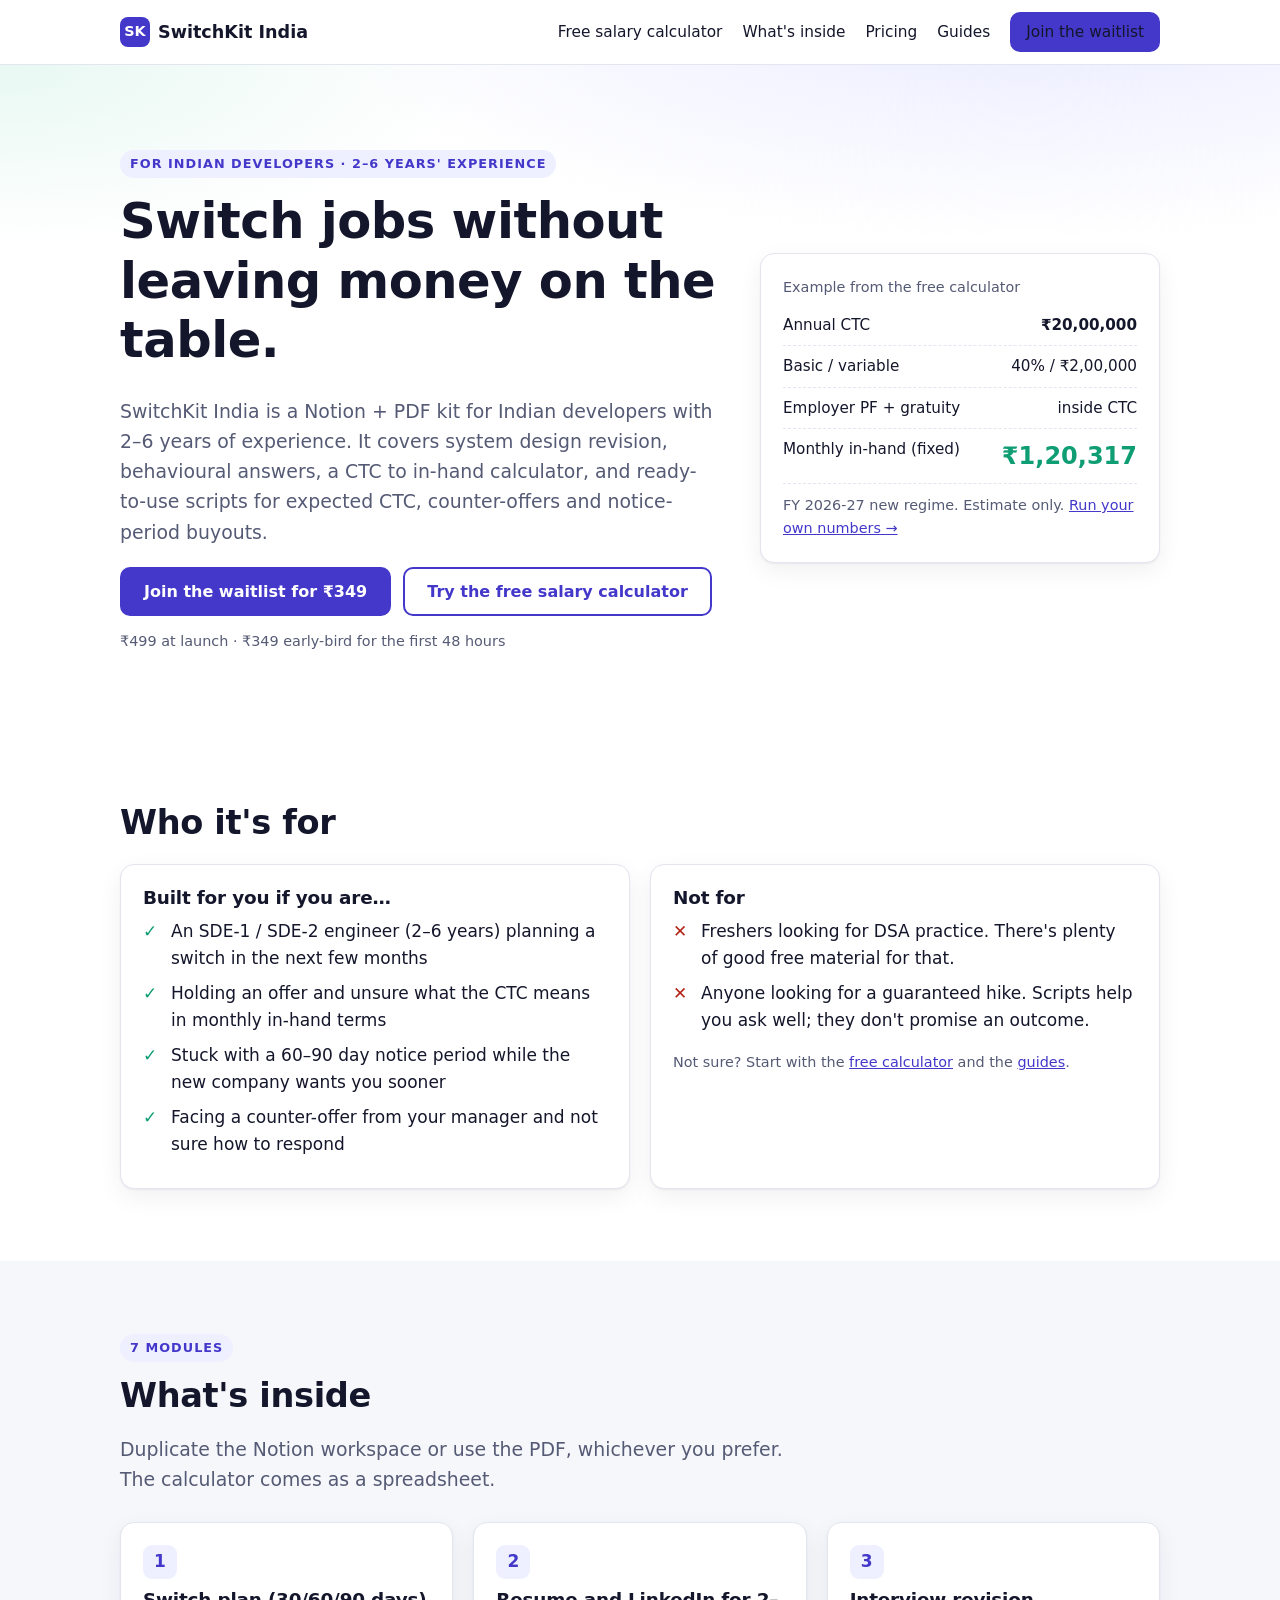
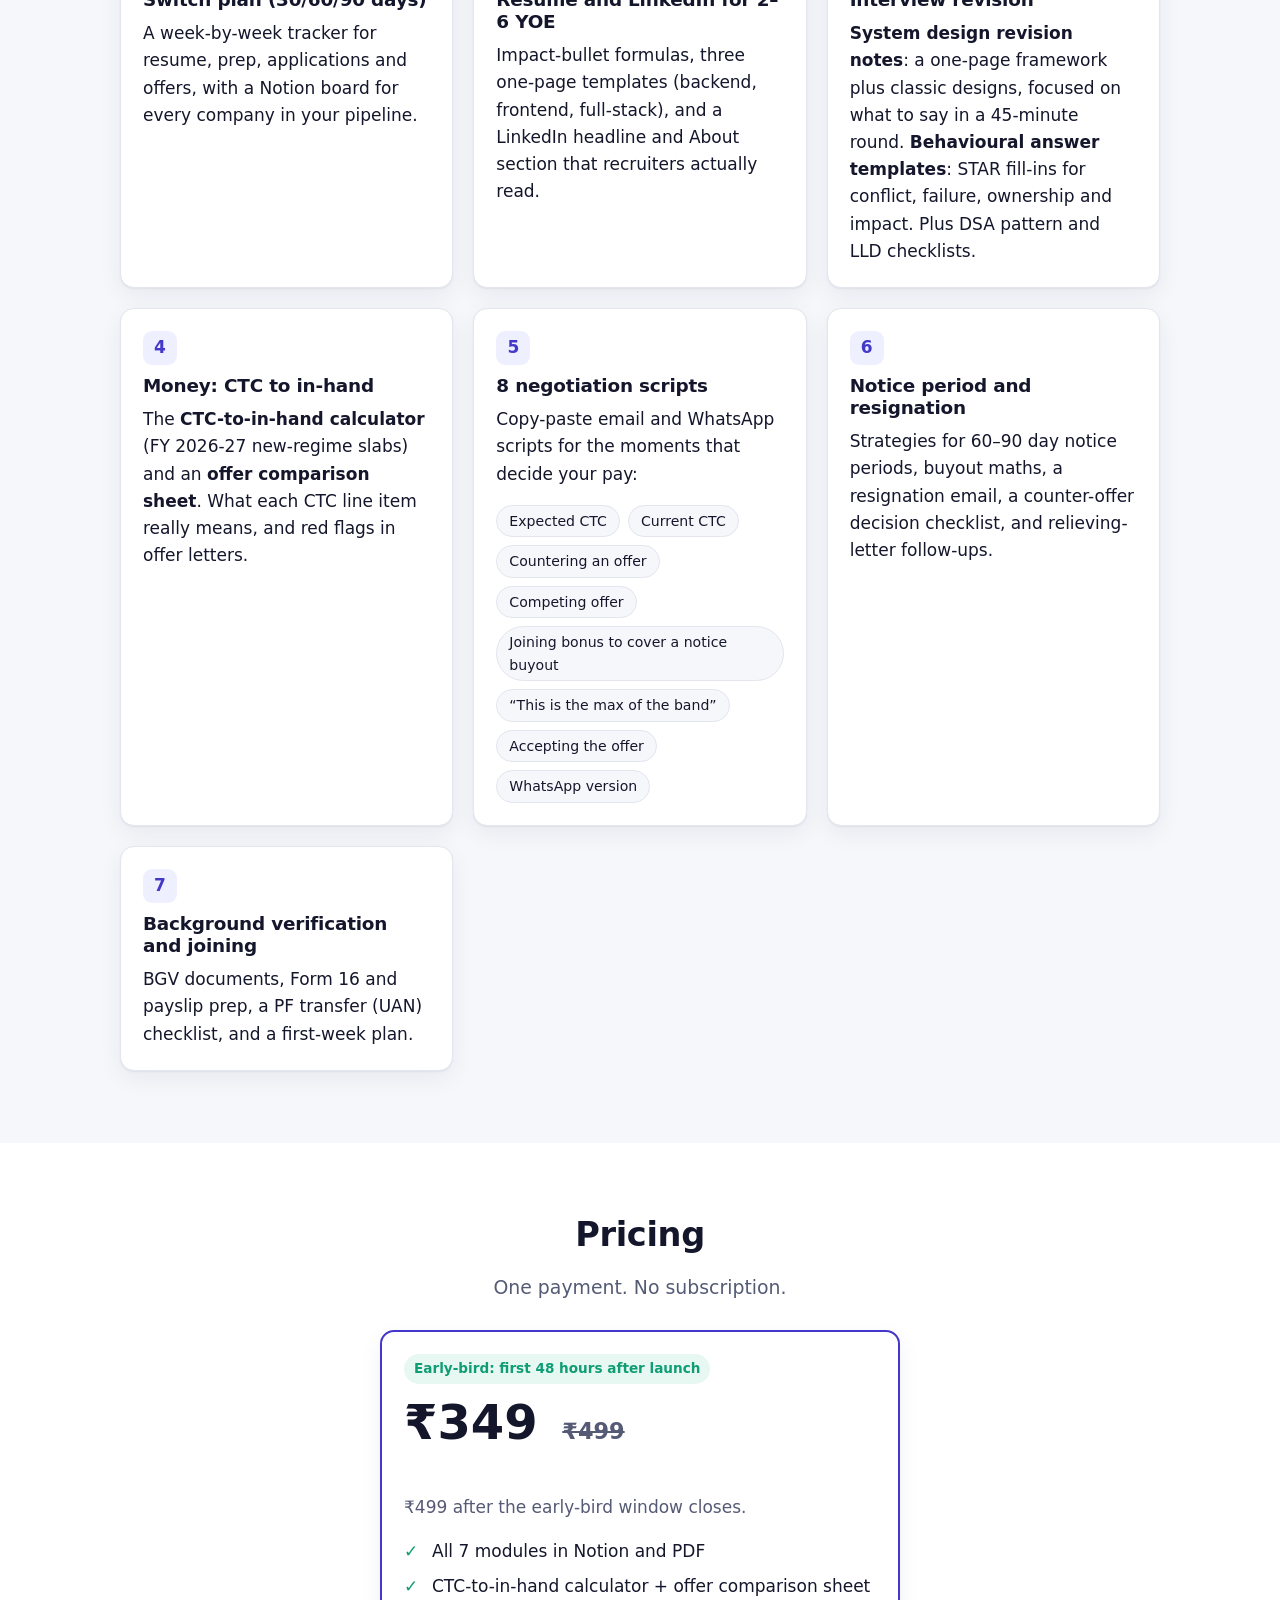
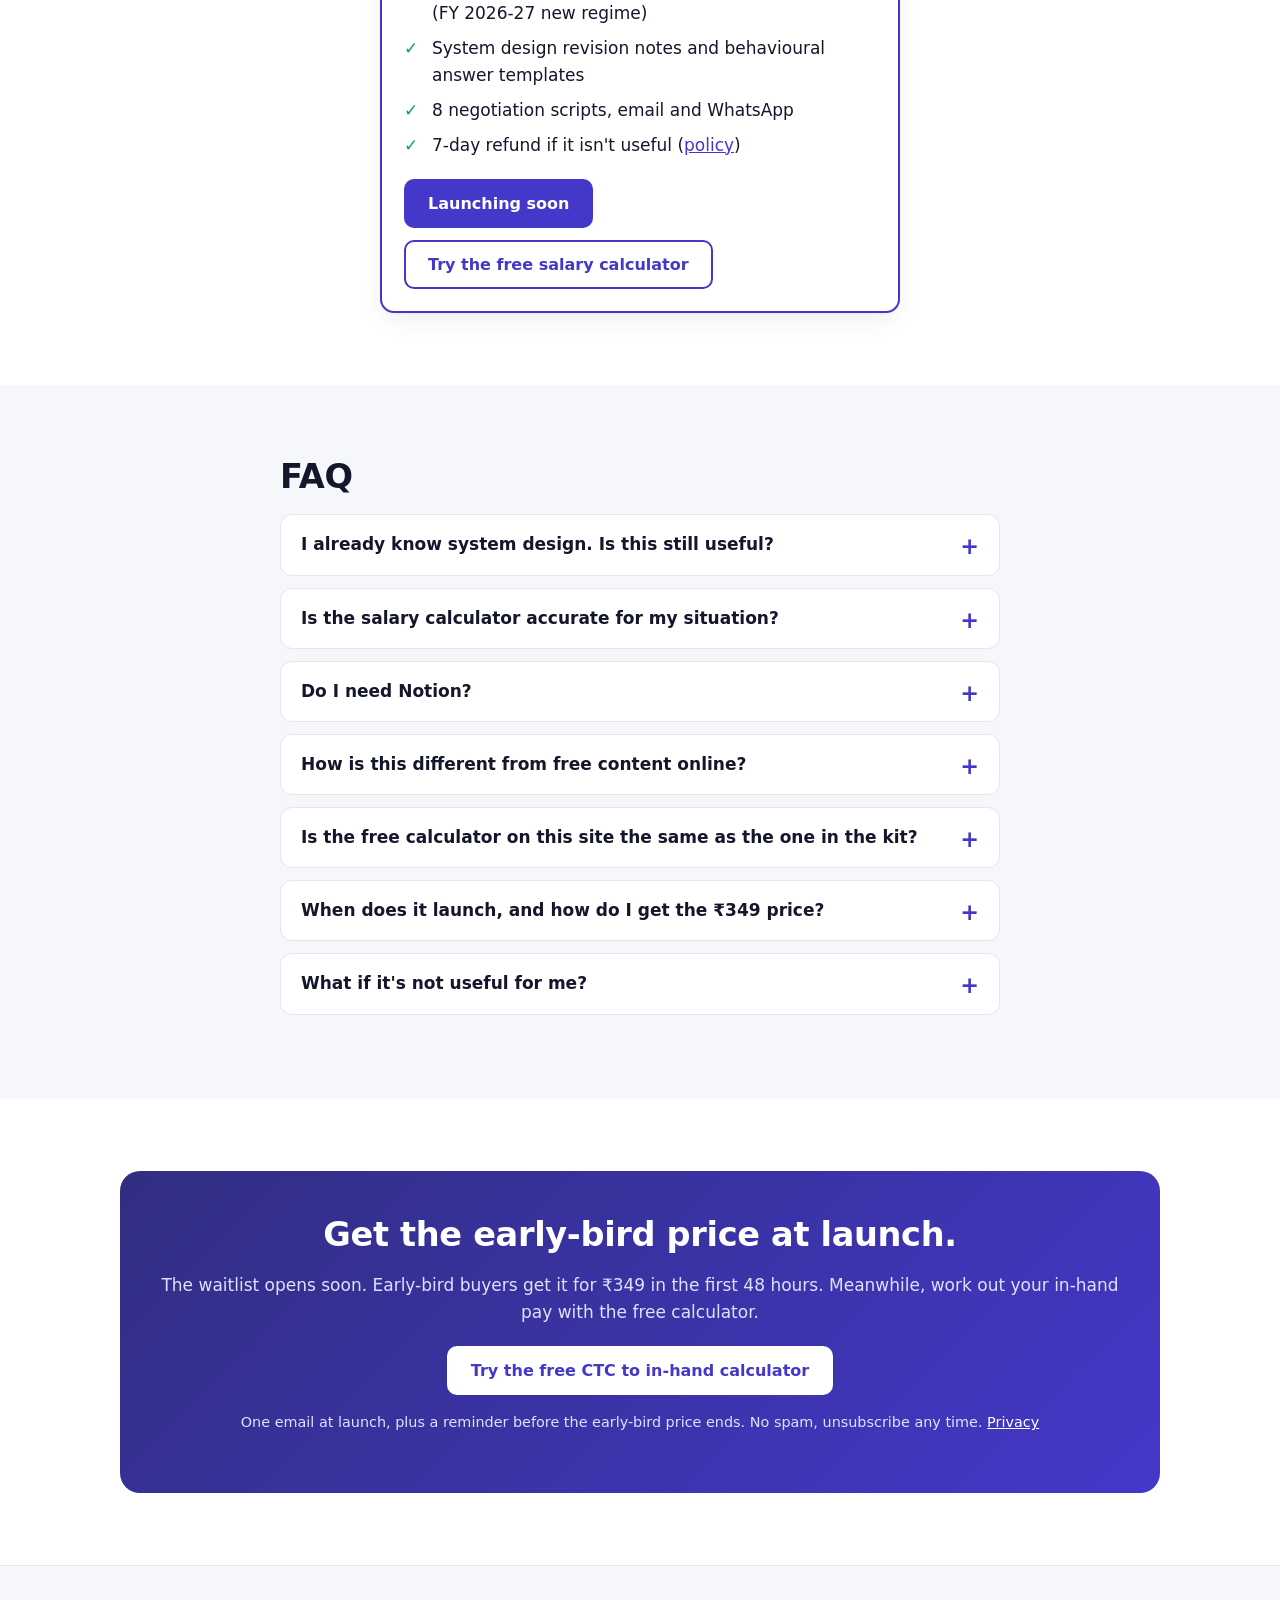
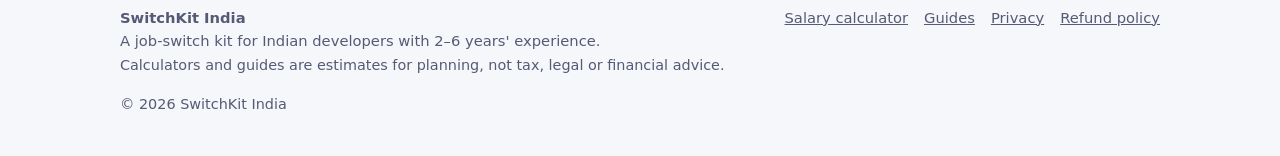
<file: index.html>
<!doctype html>
<html lang="en-IN">
<head>
<meta charset="utf-8">
<meta name="viewport" content="width=device-width, initial-scale=1">
<title>SwitchKit India: switch jobs without leaving money on the table</title>
<meta name="description" content="Notion + PDF job-switch kit for Indian developers (2–6 YOE): CTC-to-in-hand calculator, system design notes, behavioural templates, 8 negotiation scripts.">
<!-- SEO: site URL is https://akksj.github.io (canonical, og:url, og:image, sitemap.xml, robots.txt) -->
<link rel="canonical" href="https://akksj.github.io/">
<meta property="og:site_name" content="SwitchKit India">
<meta property="og:locale" content="en_IN">
<meta property="og:type" content="website">
<meta property="og:title" content="SwitchKit India: switch jobs without leaving money on the table">
<meta property="og:description" content="Notion + PDF job-switch kit for Indian developers (2–6 YOE): CTC-to-in-hand calculator, system design notes, behavioural templates, 8 negotiation scripts.">
<meta property="og:url" content="https://akksj.github.io/">
<meta property="og:image" content="https://akksj.github.io/assets/img/favicon.svg">
<meta property="og:image:width" content="1200">
<meta property="og:image:height" content="630">
<meta name="twitter:card" content="summary_large_image">
<meta name="twitter:title" content="SwitchKit India: switch jobs without leaving money on the table">
<meta name="twitter:description" content="Notion + PDF job-switch kit for Indian developers (2–6 YOE): CTC-to-in-hand calculator, system design notes, behavioural templates, 8 negotiation scripts.">
<meta name="twitter:image" content="https://akksj.github.io/assets/img/favicon.svg">
<meta name="theme-color" content="#4338ca">
<link rel="icon" href="assets/img/favicon.svg" type="image/svg+xml">
<link rel="stylesheet" href="assets/css/style.css">
<script type="application/ld+json">{"@context": "https://schema.org", "@type": "Product", "name": "SwitchKit India", "description": "Notion + PDF job-switch kit for Indian software developers with 2-6 years' experience: CTC to in-hand calculator, system design revision notes, behavioural answer templates and 8 negotiation scripts.", "image": "https://akksj.github.io/assets/img/favicon.svg", "brand": {"@type": "Brand", "name": "SwitchKit India"}, "offers": {"@type": "Offer", "price": "499", "priceCurrency": "INR", "url": "https://akksj.github.io/#pricing", "availability": "https://schema.org/PreOrder"}}</script>
<script type="application/ld+json">{"@context": "https://schema.org", "@type": "FAQPage", "mainEntity": [{"@type": "Question", "name": "I already know system design. Is this still useful?", "acceptedAnswer": {"@type": "Answer", "text": "Probably, yes. The system design notes are for quick revision. The part most people can't find elsewhere is the India-specific offer stage: reading a CTC breakup, negotiating notice buyouts, and handling counter-offers."}}, {"@type": "Question", "name": "Is the salary calculator accurate for my situation?", "acceptedAnswer": {"@type": "Answer", "text": "It uses FY 2026-27 new-regime tax slabs and covers standard salary components. If you're on the old regime, treat the numbers as indicative. It gives a close estimate for comparing offers, but it isn't tax advice. For anything unusual (ESOP taxation, multiple incomes), check with a CA."}}, {"@type": "Question", "name": "Do I need Notion?", "acceptedAnswer": {"@type": "Answer", "text": "No. Everything also comes as a PDF, and the calculator is a spreadsheet that opens in Excel or Google Sheets."}}, {"@type": "Question", "name": "How is this different from free content online?", "acceptedAnswer": {"@type": "Answer", "text": "Most free material covers DSA and system design, and it's often written for US interviews. This kit puts the Indian job-switch parts in one place: CTC vs in-hand, notice periods, buyouts, counter-offers and negotiation. It's organised so you can use it the night before an interview or a tough conversation with your manager."}}, {"@type": "Question", "name": "Is the free calculator on this site the same as the one in the kit?", "acceptedAnswer": {"@type": "Answer", "text": "The free web calculator gives you in-hand pay for one CTC. The kit's spreadsheet adds an offer comparison sheet that puts your current pay and two offers side by side, with variable pay, joining bonus and notice-buyout cost shown separately."}}, {"@type": "Question", "name": "When does it launch, and how do I get the ₹349 price?", "acceptedAnswer": {"@type": "Answer", "text": "Join the waitlist and we'll email you the link on launch day. The early-bird price of ₹349 runs for the first 48 hours after launch; after that it's ₹499."}}, {"@type": "Question", "name": "What if it's not useful for me?", "acceptedAnswer": {"@type": "Answer", "text": "If the kit isn't useful, email us within 7 days of purchase for a refund. See the refund policy for details. If something's missing or unclear, tell us and we'll improve it."}}]}</script>
</head>
<body>
<a class="skip" href="#main">Skip to content</a>
<header class="site-header">
  <nav class="container nav" aria-label="Main">
    <a class="logo" href="index.html"><span class="logo-mark">SK</span> SwitchKit India</a>
    <button class="nav-toggle" aria-expanded="false" aria-controls="nav-links" aria-label="Menu">☰</button>
    <ul class="nav-links" id="nav-links">
      <li><a href="calculator.html">Free salary calculator</a></li>
      <li><a href="index.html#inside">What's inside</a></li>
      <li><a href="index.html#pricing">Pricing</a></li>
      <li><a href="blog/index.html">Guides</a></li>
      <li><a class="btn btn-primary btn-sm" href="index.html#waitlist">Join the waitlist</a></li>
    </ul>
  </nav>
</header>
<main id="main">

<section class="hero">
  <div class="container hero-grid">
    <div>
      <span class="eyebrow">For Indian developers · 2–6 years' experience</span>
      <h1>Switch jobs without leaving money on the table.</h1>
      <p class="lead">SwitchKit India is a Notion + PDF kit for Indian developers with 2–6 years of experience. It covers system design revision, behavioural answers, a CTC to in-hand calculator, and ready-to-use scripts for expected CTC, counter-offers and notice-period buyouts.</p>
      <div class="btn-row">
        <a class="btn btn-primary" href="#waitlist">Join the waitlist for ₹349</a>
        <a class="btn btn-ghost" href="calculator.html">Try the free salary calculator</a>
      </div>
      <p class="small muted" style="margin-top:14px">₹499 at launch · ₹349 early-bird for the first 48 hours</p>
    </div>
    <aside class="hero-card" aria-label="Example calculation">
      <p class="small muted" style="margin:0 0 6px">Example from the free calculator</p>
      <div class="row"><span>Annual CTC</span><strong>₹20,00,000</strong></div>
      <div class="row"><span>Basic / variable</span><span>40% / ₹2,00,000</span></div>
      <div class="row"><span>Employer PF + gratuity</span><span>inside CTC</span></div>
      <div class="row"><span>Monthly in-hand (fixed)</span><span class="big">₹1,20,317</span></div>
      <p class="small muted" style="margin:10px 0 0">FY 2026-27 new regime. Estimate only. <a href="calculator.html?ctc=2000000&amp;basic=40&amp;variable=200000">Run your own numbers →</a></p>
    </aside>
  </div>
</section>

<section id="for">
  <div class="container">
    <h2>Who it's for</h2>
    <div class="grid grid-2" style="margin-top:20px">
      <div class="card">
        <h3>Built for you if you are…</h3>
        <ul class="ticks">
          <li>An SDE-1 / SDE-2 engineer (2–6 years) planning a switch in the next few months</li>
          <li>Holding an offer and unsure what the CTC means in monthly in-hand terms</li>
          <li>Stuck with a 60–90 day notice period while the new company wants you sooner</li>
          <li>Facing a counter-offer from your manager and not sure how to respond</li>
        </ul>
      </div>
      <div class="card">
        <h3>Not for</h3>
        <ul class="ticks crosses">
          <li>Freshers looking for DSA practice. There's plenty of good free material for that.</li>
          <li>Anyone looking for a guaranteed hike. Scripts help you ask well; they don't promise an outcome.</li>
        </ul>
        <p class="muted small">Not sure? Start with the <a href="calculator.html">free calculator</a> and the <a href="blog/index.html">guides</a>.</p>
      </div>
    </div>
  </div>
</section>

<section id="inside" class="alt">
  <div class="container">
    <span class="eyebrow">7 modules</span>
    <h2>What's inside</h2>
    <p class="lead">Duplicate the Notion workspace or use the PDF, whichever you prefer. The calculator comes as a spreadsheet.</p>
    <div class="grid grid-3" style="margin-top:28px">
<article class="card"><span class="module-num">1</span><h3>Switch plan (30/60/90 days)</h3><p>A week-by-week tracker for resume, prep, applications and offers, with a Notion board for every company in your pipeline.</p></article>
<article class="card"><span class="module-num">2</span><h3>Resume and LinkedIn for 2–6 YOE</h3><p>Impact-bullet formulas, three one-page templates (backend, frontend, full-stack), and a LinkedIn headline and About section that recruiters actually read.</p></article>
<article class="card"><span class="module-num">3</span><h3>Interview revision</h3><p><strong>System design revision notes</strong>: a one-page framework plus classic designs, focused on what to say in a 45-minute round. <strong>Behavioural answer templates</strong>: STAR fill-ins for conflict, failure, ownership and impact. Plus DSA pattern and LLD checklists.</p></article>
<article class="card"><span class="module-num">4</span><h3>Money: CTC to in-hand</h3><p>The <strong>CTC-to-in-hand calculator</strong> (FY 2026-27 new-regime slabs) and an <strong>offer comparison sheet</strong>. What each CTC line item really means, and red flags in offer letters.</p></article>
<article class="card"><span class="module-num">5</span><h3>8 negotiation scripts</h3><p>Copy-paste email and WhatsApp scripts for the moments that decide your pay:</p><ul class="chips"><li>Expected CTC</li><li>Current CTC</li><li>Countering an offer</li><li>Competing offer</li><li>Joining bonus to cover a notice buyout</li><li>“This is the max of the band”</li><li>Accepting the offer</li><li>WhatsApp version</li></ul></article>
<article class="card"><span class="module-num">6</span><h3>Notice period and resignation</h3><p>Strategies for 60–90 day notice periods, buyout maths, a resignation email, a counter-offer decision checklist, and relieving-letter follow-ups.</p></article>
<article class="card"><span class="module-num">7</span><h3>Background verification and joining</h3><p>BGV documents, Form 16 and payslip prep, a PF transfer (UAN) checklist, and a first-week plan.</p></article>
    </div>
  </div>
</section>

<section id="pricing">
  <div class="container center">
    <h2>Pricing</h2>
    <p class="lead">One payment. No subscription.</p>
    <div class="card price-card" style="margin-top:28px">
      <span class="badge">Early-bird: first 48 hours after launch</span>
      <p class="price" style="margin-top:14px">₹349 <s>₹499</s></p>
      <p class="muted">₹499 after the early-bird window closes.</p>
      <ul class="ticks">
        <li>All 7 modules in Notion and PDF</li>
        <li>CTC-to-in-hand calculator + offer comparison sheet (FY 2026-27 new regime)</li>
        <li>System design revision notes and behavioural answer templates</li>
        <li>8 negotiation scripts, email and WhatsApp</li>
        <li>7-day refund if it isn't useful (<a href="refund.html">policy</a>)</li>
      </ul>
      <div class="btn-row">
        <!-- [BUY_LINK]: replace with the Topmate (or other checkout) product URL on launch day -->
        <!-- Buy button hidden until launch: <a class="btn btn-primary" href="BUY_LINK" rel="noopener">Buy SwitchKit India</a> -->
        <a class="btn btn-primary" href="#waitlist">Launching soon</a>
        <a class="btn btn-ghost" href="calculator.html">Try the free salary calculator</a>
      </div>
      <!-- [LAUNCH_DATE]: add the launch date here once fixed, e.g. "Launching 1 Dec 2026" -->
    </div>
  </div>
</section>

<section id="faq" class="alt">
  <div class="container narrow">
    <h2>FAQ</h2>
<details><summary>I already know system design. Is this still useful?</summary><p>Probably, yes. The system design notes are for quick revision. The part most people can't find elsewhere is the India-specific offer stage: reading a CTC breakup, negotiating notice buyouts, and handling counter-offers.</p></details>
<details><summary>Is the salary calculator accurate for my situation?</summary><p>It uses FY 2026-27 new-regime tax slabs and covers standard salary components. If you're on the old regime, treat the numbers as indicative. It gives a close estimate for comparing offers, but it isn't tax advice. For anything unusual (ESOP taxation, multiple incomes), check with a CA.</p></details>
<details><summary>Do I need Notion?</summary><p>No. Everything also comes as a PDF, and the calculator is a spreadsheet that opens in Excel or Google Sheets.</p></details>
<details><summary>How is this different from free content online?</summary><p>Most free material covers DSA and system design, and it's often written for US interviews. This kit puts the Indian job-switch parts in one place: CTC vs in-hand, notice periods, buyouts, counter-offers and negotiation. It's organised so you can use it the night before an interview or a tough conversation with your manager.</p></details>
<details><summary>Is the free calculator on this site the same as the one in the kit?</summary><p>The free web calculator gives you in-hand pay for one CTC. The kit's spreadsheet adds an offer comparison sheet that puts your current pay and two offers side by side, with variable pay, joining bonus and notice-buyout cost shown separately.</p></details>
<details><summary>When does it launch, and how do I get the ₹349 price?</summary><p>Join the waitlist and we'll email you the link on launch day. The early-bird price of ₹349 runs for the first 48 hours after launch; after that it's ₹499.</p></details>
<details><summary>What if it's not useful for me?</summary><p>If the kit isn't useful, email us within 7 days of purchase for a refund. See the <a href="refund.html">refund policy</a> for details.<!-- DRAFT: refund terms pending owner confirmation, see refund.html --> If something's missing or unclear, tell us and we'll improve it.</p></details>
  </div>
</section>

<section id="waitlist">
  <div class="container">
    <div class="waitlist center">
      <h2>Get the early-bird price at launch.</h2>
      <p>The waitlist opens soon. Early-bird buyers get it for ₹349 in the first 48 hours. Meanwhile, work out your in-hand pay with the free calculator.</p>
      <div class="btn-row" style="justify-content:center">
        <!--
          WAITLIST SIGNUP PLACEHOLDER — no form backend yet.
          Option A (preferred): replace [WAITLIST_FORM_URL] with a Tally / Google Form / Topmate ₹0 product URL.
          Option B: change the href to the mailto link below and delete Option A's button.
            mailto:[CONTACT_EMAIL]?subject=SwitchKit%20India%20waitlist&body=Please%20add%20me%20to%20the%20waitlist.
        -->
        <!-- Waitlist buttons hidden until [WAITLIST_FORM_URL] / [CONTACT_EMAIL] are set -->
        <a class="btn btn-primary" href="calculator.html">Try the free CTC to in-hand calculator</a>
      </div>
      <p class="small" style="margin-top:16px">One email at launch, plus a reminder before the early-bird price ends. No spam, unsubscribe any time. <a style="color:#fff" href="privacy.html">Privacy</a></p>
    </div>
  </div>
</section>
</main>
<footer class="site-footer">
  <div class="container footer-grid">
    <div>
      <strong>SwitchKit India</strong><br>
      A job-switch kit for Indian developers with 2–6 years' experience.<br>
      <span class="small">Calculators and guides are estimates for planning, not tax, legal or financial advice.</span>
    </div>
    <ul class="footer-links">
      <li><a href="calculator.html">Salary calculator</a></li>
      <li><a href="blog/index.html">Guides</a></li>
      <li><a href="privacy.html">Privacy</a></li>
      <li><a href="refund.html">Refund policy</a></li>
      <!-- [CONTACT_EMAIL]: Contact link hidden until a real address is set: <li><a href="mailto:EMAIL">Contact</a></li> -->
    </ul>
  </div>
  <div class="container small" style="margin-top:16px">© <span id="year">2026</span> SwitchKit India</div>
</footer>
<script src="assets/js/main.js" defer></script>
</body>
</html>
</file>
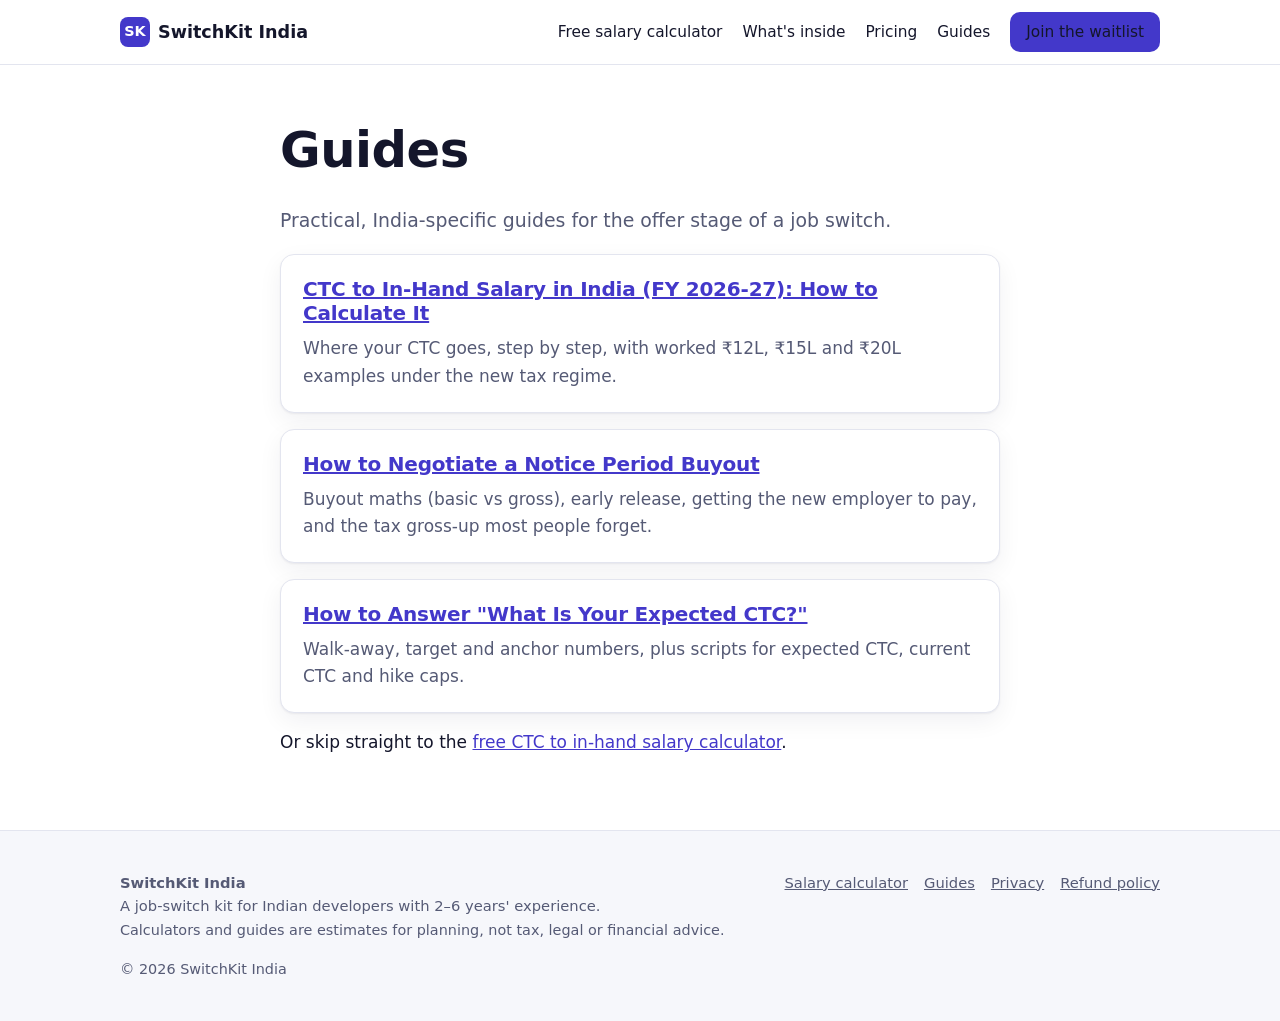
<file: blog/index.html>
<!doctype html>
<html lang="en-IN">
<head>
<meta charset="utf-8">
<meta name="viewport" content="width=device-width, initial-scale=1">
<title>Job Switch Guides for Indian Developers | SwitchKit India</title>
<meta name="description" content="Practical guides for Indian developers switching jobs: CTC to in-hand salary, notice period buyouts, and answering the expected CTC question.">
<!-- SEO: site URL is https://akksj.github.io (canonical, og:url, og:image, sitemap.xml, robots.txt) -->
<link rel="canonical" href="https://akksj.github.io/blog/index.html">
<meta property="og:site_name" content="SwitchKit India">
<meta property="og:locale" content="en_IN">
<meta property="og:type" content="website">
<meta property="og:title" content="Job Switch Guides for Indian Developers | SwitchKit India">
<meta property="og:description" content="Practical guides for Indian developers switching jobs: CTC to in-hand salary, notice period buyouts, and answering the expected CTC question.">
<meta property="og:url" content="https://akksj.github.io/blog/index.html">
<meta property="og:image" content="https://akksj.github.io/assets/img/favicon.svg">
<meta property="og:image:width" content="1200">
<meta property="og:image:height" content="630">
<meta name="twitter:card" content="summary_large_image">
<meta name="twitter:title" content="Job Switch Guides for Indian Developers | SwitchKit India">
<meta name="twitter:description" content="Practical guides for Indian developers switching jobs: CTC to in-hand salary, notice period buyouts, and answering the expected CTC question.">
<meta name="twitter:image" content="https://akksj.github.io/assets/img/favicon.svg">
<meta name="theme-color" content="#4338ca">
<link rel="icon" href="../assets/img/favicon.svg" type="image/svg+xml">
<link rel="stylesheet" href="../assets/css/style.css">
</head>
<body>
<a class="skip" href="#main">Skip to content</a>
<header class="site-header">
  <nav class="container nav" aria-label="Main">
    <a class="logo" href="../index.html"><span class="logo-mark">SK</span> SwitchKit India</a>
    <button class="nav-toggle" aria-expanded="false" aria-controls="nav-links" aria-label="Menu">☰</button>
    <ul class="nav-links" id="nav-links">
      <li><a href="../calculator.html">Free salary calculator</a></li>
      <li><a href="../index.html#inside">What's inside</a></li>
      <li><a href="../index.html#pricing">Pricing</a></li>
      <li><a href="../blog/index.html">Guides</a></li>
      <li><a class="btn btn-primary btn-sm" href="../index.html#waitlist">Join the waitlist</a></li>
    </ul>
  </nav>
</header>
<main id="main">
<section class="article"><div class="container narrow"><h1>Guides</h1><p class="lead">Practical, India-specific guides for the offer stage of a job switch.</p>
<article class="card" style="margin-bottom:16px"><h2 style="font-size:1.25rem;margin-top:0"><a href="ctc-to-in-hand-salary-india-2026.html">CTC to In-Hand Salary in India (FY 2026-27): How to Calculate It</a></h2><p class="muted">Where your CTC goes, step by step, with worked ₹12L, ₹15L and ₹20L examples under the new tax regime.</p></article>
<article class="card" style="margin-bottom:16px"><h2 style="font-size:1.25rem;margin-top:0"><a href="notice-period-buyout-negotiation.html">How to Negotiate a Notice Period Buyout</a></h2><p class="muted">Buyout maths (basic vs gross), early release, getting the new employer to pay, and the tax gross-up most people forget.</p></article>
<article class="card" style="margin-bottom:16px"><h2 style="font-size:1.25rem;margin-top:0"><a href="how-to-answer-expected-ctc.html">How to Answer "What Is Your Expected CTC?"</a></h2><p class="muted">Walk-away, target and anchor numbers, plus scripts for expected CTC, current CTC and hike caps.</p></article>
<p>Or skip straight to the <a href="../calculator.html">free CTC to in-hand salary calculator</a>.</p></div></section>
</main>
<footer class="site-footer">
  <div class="container footer-grid">
    <div>
      <strong>SwitchKit India</strong><br>
      A job-switch kit for Indian developers with 2–6 years' experience.<br>
      <span class="small">Calculators and guides are estimates for planning, not tax, legal or financial advice.</span>
    </div>
    <ul class="footer-links">
      <li><a href="../calculator.html">Salary calculator</a></li>
      <li><a href="../blog/index.html">Guides</a></li>
      <li><a href="../privacy.html">Privacy</a></li>
      <li><a href="../refund.html">Refund policy</a></li>
      <!-- [CONTACT_EMAIL]: Contact link hidden until a real address is set: <li><a href="mailto:EMAIL">Contact</a></li> -->
    </ul>
  </div>
  <div class="container small" style="margin-top:16px">© <span id="year">2026</span> SwitchKit India</div>
</footer>
<script src="../assets/js/main.js" defer></script>
</body>
</html>
</file>
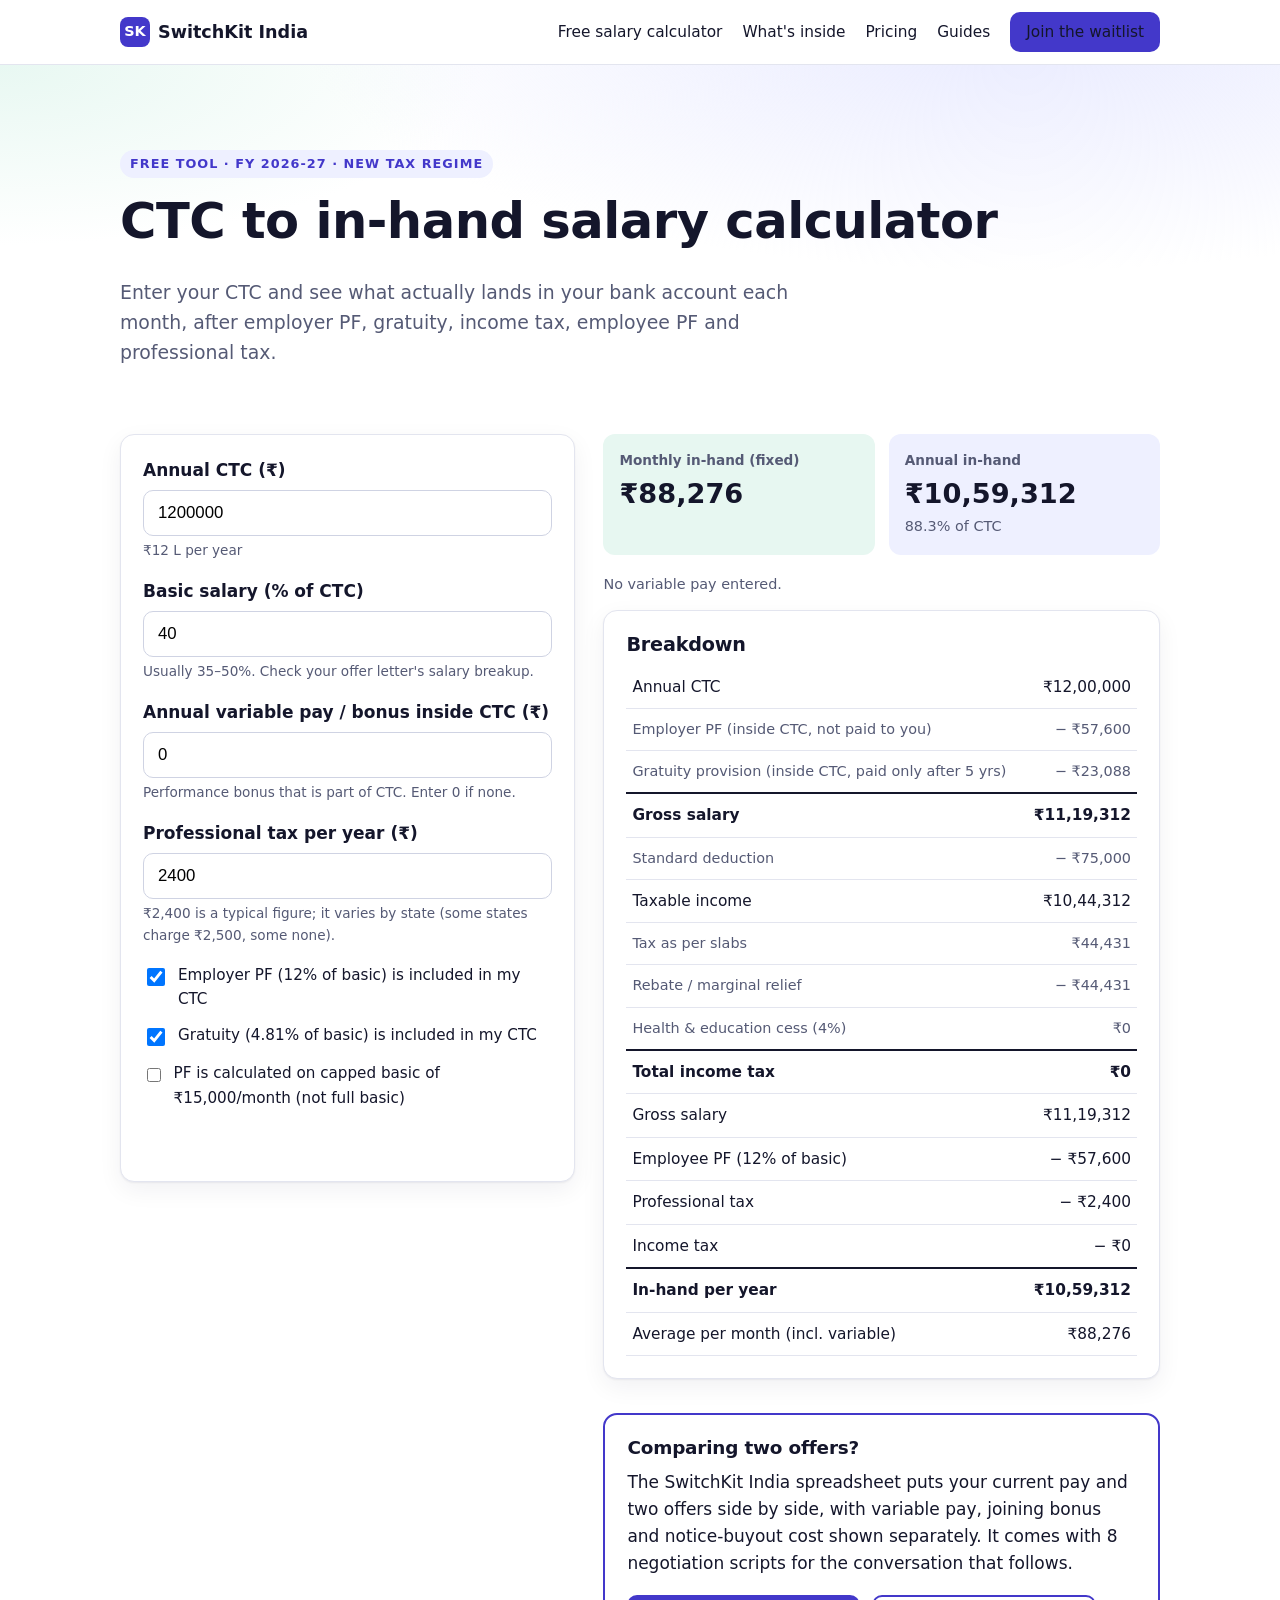
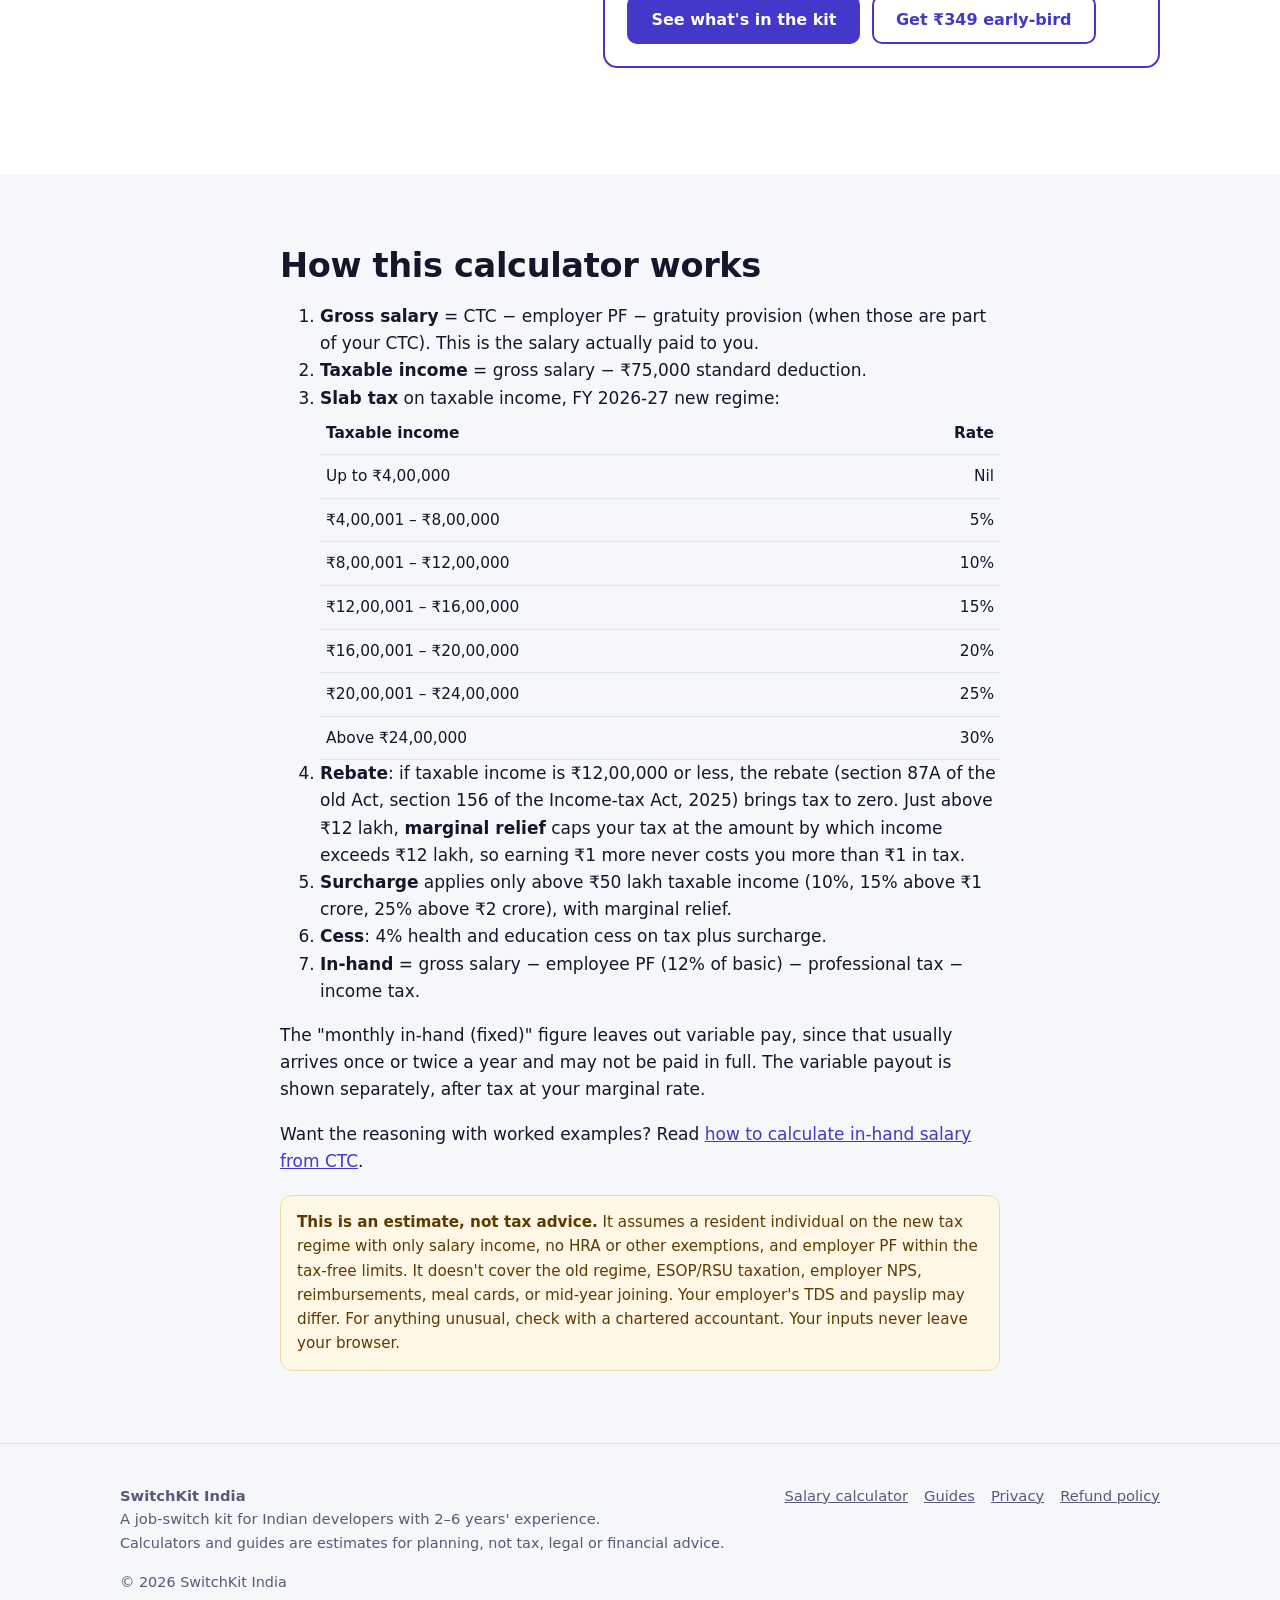
<file: calculator.html>
<!doctype html>
<html lang="en-IN">
<head>
<meta charset="utf-8">
<meta name="viewport" content="width=device-width, initial-scale=1">
<title>CTC to In-Hand Salary Calculator India 2026 (FY 2026-27 New Regime)</title>
<meta name="description" content="Free CTC to in-hand salary calculator for FY 2026-27: new regime slabs, ₹75,000 standard deduction, ₹12L rebate, PF, gratuity, professional tax and cess.">
<!-- SEO: site URL is https://akksj.github.io (canonical, og:url, og:image, sitemap.xml, robots.txt) -->
<link rel="canonical" href="https://akksj.github.io/calculator.html">
<meta property="og:site_name" content="SwitchKit India">
<meta property="og:locale" content="en_IN">
<meta property="og:type" content="website">
<meta property="og:title" content="CTC to In-Hand Salary Calculator India 2026 (FY 2026-27 New Regime)">
<meta property="og:description" content="Free CTC to in-hand salary calculator for FY 2026-27: new regime slabs, ₹75,000 standard deduction, ₹12L rebate, PF, gratuity, professional tax and cess.">
<meta property="og:url" content="https://akksj.github.io/calculator.html">
<meta property="og:image" content="https://akksj.github.io/assets/img/favicon.svg">
<meta property="og:image:width" content="1200">
<meta property="og:image:height" content="630">
<meta name="twitter:card" content="summary_large_image">
<meta name="twitter:title" content="CTC to In-Hand Salary Calculator India 2026 (FY 2026-27 New Regime)">
<meta name="twitter:description" content="Free CTC to in-hand salary calculator for FY 2026-27: new regime slabs, ₹75,000 standard deduction, ₹12L rebate, PF, gratuity, professional tax and cess.">
<meta name="twitter:image" content="https://akksj.github.io/assets/img/favicon.svg">
<meta name="theme-color" content="#4338ca">
<link rel="icon" href="assets/img/favicon.svg" type="image/svg+xml">
<link rel="stylesheet" href="assets/css/style.css">
<script type="application/ld+json">{"@context": "https://schema.org", "@type": "WebApplication", "name": "CTC to In-Hand Salary Calculator India (FY 2026-27)", "applicationCategory": "FinanceApplication", "operatingSystem": "Any", "url": "https://akksj.github.io/calculator.html", "offers": {"@type": "Offer", "price": "0", "priceCurrency": "INR"}}</script>
</head>
<body>
<a class="skip" href="#main">Skip to content</a>
<header class="site-header">
  <nav class="container nav" aria-label="Main">
    <a class="logo" href="index.html"><span class="logo-mark">SK</span> SwitchKit India</a>
    <button class="nav-toggle" aria-expanded="false" aria-controls="nav-links" aria-label="Menu">☰</button>
    <ul class="nav-links" id="nav-links">
      <li><a href="calculator.html">Free salary calculator</a></li>
      <li><a href="index.html#inside">What's inside</a></li>
      <li><a href="index.html#pricing">Pricing</a></li>
      <li><a href="blog/index.html">Guides</a></li>
      <li><a class="btn btn-primary btn-sm" href="index.html#waitlist">Join the waitlist</a></li>
    </ul>
  </nav>
</header>
<main id="main">

<section class="hero" style="padding-bottom:28px">
  <div class="container">
    <span class="eyebrow">Free tool · FY 2026-27 · New tax regime</span>
    <h1>CTC to in-hand salary calculator</h1>
    <p class="lead">Enter your CTC and see what actually lands in your bank account each month, after employer PF, gratuity, income tax, employee PF and professional tax.</p>
  </div>
</section>
<section style="padding-top:20px">
  <div class="container calc-grid">
    <form id="calc-form" class="card" novalidate>
      <div class="field">
        <label for="ctc">Annual CTC (₹)</label>
        <input id="ctc" type="number" inputmode="numeric" min="0" step="10000" value="1200000">
        <span class="hint" id="ctc-words"></span>
      </div>
      <div class="field">
        <label for="basicPct">Basic salary (% of CTC)</label>
        <input id="basicPct" type="number" inputmode="decimal" min="0" max="100" step="1" value="40">
        <span class="hint">Usually 35–50%. Check your offer letter's salary breakup.</span>
      </div>
      <div class="field">
        <label for="variable">Annual variable pay / bonus inside CTC (₹)</label>
        <input id="variable" type="number" inputmode="numeric" min="0" step="10000" value="0">
        <span class="hint">Performance bonus that is part of CTC. Enter 0 if none.</span>
      </div>
      <div class="field">
        <label for="pt">Professional tax per year (₹)</label>
        <input id="pt" type="number" inputmode="numeric" min="0" step="100" value="2400">
        <span class="hint">₹2,400 is a typical figure; it varies by state (some states charge ₹2,500, some none).</span>
      </div>
      <label class="check"><input id="employerPf" type="checkbox" checked> <span>Employer PF (12% of basic) is included in my CTC</span></label>
      <label class="check"><input id="gratuity" type="checkbox" checked> <span>Gratuity (4.81% of basic) is included in my CTC</span></label>
      <label class="check"><input id="pfCapped" type="checkbox"> <span>PF is calculated on capped basic of ₹15,000/month (not full basic)</span></label>
      <p class="error" id="calc-error" role="alert"></p>
      <noscript><p class="note">This calculator needs JavaScript.</p></noscript>
    </form>

    <div>
      <div class="result-hero" aria-live="polite">
        <div class="stat"><div class="label">Monthly in-hand (fixed)</div><div class="value" id="out-month">—</div></div>
        <div class="stat alt2"><div class="label">Annual in-hand</div><div class="value" id="out-year">—</div><div class="small muted" id="out-pct"></div></div>
      </div>
      <p class="small muted" id="out-variable"></p>
      <div class="card table-wrap">
        <h2 style="font-size:1.2rem">Breakdown</h2>
        <table><tbody id="breakdown"></tbody></table>
      </div>
      <div class="kit-box">
        <h3>Comparing two offers?</h3>
        <p>The SwitchKit India spreadsheet puts your current pay and two offers side by side, with variable pay, joining bonus and notice-buyout cost shown separately. It comes with 8 negotiation scripts for the conversation that follows.</p>
        <a class="btn btn-primary" href="index.html#inside">See what's in the kit</a>
        <a class="btn btn-ghost" href="index.html#waitlist" style="margin-left:6px">Get ₹349 early-bird</a>
      </div>
    </div>
  </div>
</section>

<section class="alt">
  <div class="container narrow">
    <h2>How this calculator works</h2>
    <ol>
      <li><strong>Gross salary</strong> = CTC − employer PF − gratuity provision (when those are part of your CTC). This is the salary actually paid to you.</li>
      <li><strong>Taxable income</strong> = gross salary − ₹75,000 standard deduction.</li>
      <li><strong>Slab tax</strong> on taxable income, FY 2026-27 new regime:
        <div class="table-wrap"><table>
          <thead><tr><th>Taxable income</th><th class="num">Rate</th></tr></thead>
          <tbody>
            <tr><td>Up to ₹4,00,000</td><td class="num">Nil</td></tr>
            <tr><td>₹4,00,001 – ₹8,00,000</td><td class="num">5%</td></tr>
            <tr><td>₹8,00,001 – ₹12,00,000</td><td class="num">10%</td></tr>
            <tr><td>₹12,00,001 – ₹16,00,000</td><td class="num">15%</td></tr>
            <tr><td>₹16,00,001 – ₹20,00,000</td><td class="num">20%</td></tr>
            <tr><td>₹20,00,001 – ₹24,00,000</td><td class="num">25%</td></tr>
            <tr><td>Above ₹24,00,000</td><td class="num">30%</td></tr>
          </tbody></table></div>
      </li>
      <li><strong>Rebate</strong>: if taxable income is ₹12,00,000 or less, the rebate (section 87A of the old Act, section 156 of the Income-tax Act, 2025) brings tax to zero. Just above ₹12 lakh, <strong>marginal relief</strong> caps your tax at the amount by which income exceeds ₹12 lakh, so earning ₹1 more never costs you more than ₹1 in tax.</li>
      <li><strong>Surcharge</strong> applies only above ₹50 lakh taxable income (10%, 15% above ₹1 crore, 25% above ₹2 crore), with marginal relief.</li>
      <li><strong>Cess</strong>: 4% health and education cess on tax plus surcharge.</li>
      <li><strong>In-hand</strong> = gross salary − employee PF (12% of basic) − professional tax − income tax.</li>
    </ol>
    <p>The "monthly in-hand (fixed)" figure leaves out variable pay, since that usually arrives once or twice a year and may not be paid in full. The variable payout is shown separately, after tax at your marginal rate.</p>
    <p>Want the reasoning with worked examples? Read <a href="blog/ctc-to-in-hand-salary-india-2026.html">how to calculate in-hand salary from CTC</a>.</p>
    <div class="note" style="margin-top:20px">
      <strong>This is an estimate, not tax advice.</strong> It assumes a resident individual on the new tax regime with only salary income, no HRA or other exemptions, and employer PF within the tax-free limits. It doesn't cover the old regime, ESOP/RSU taxation, employer NPS, reimbursements, meal cards, or mid-year joining. Your employer's TDS and payslip may differ. For anything unusual, check with a chartered accountant. Your inputs never leave your browser.
    </div>
  </div>
</section>
</main>
<footer class="site-footer">
  <div class="container footer-grid">
    <div>
      <strong>SwitchKit India</strong><br>
      A job-switch kit for Indian developers with 2–6 years' experience.<br>
      <span class="small">Calculators and guides are estimates for planning, not tax, legal or financial advice.</span>
    </div>
    <ul class="footer-links">
      <li><a href="calculator.html">Salary calculator</a></li>
      <li><a href="blog/index.html">Guides</a></li>
      <li><a href="privacy.html">Privacy</a></li>
      <li><a href="refund.html">Refund policy</a></li>
      <!-- [CONTACT_EMAIL]: Contact link hidden until a real address is set: <li><a href="mailto:EMAIL">Contact</a></li> -->
    </ul>
  </div>
  <div class="container small" style="margin-top:16px">© <span id="year">2026</span> SwitchKit India</div>
</footer>
<script src="assets/js/main.js" defer></script>
<script src="assets/js/tax.js"></script>
<script src="assets/js/calculator.js"></script>
</body>
</html>
</file>
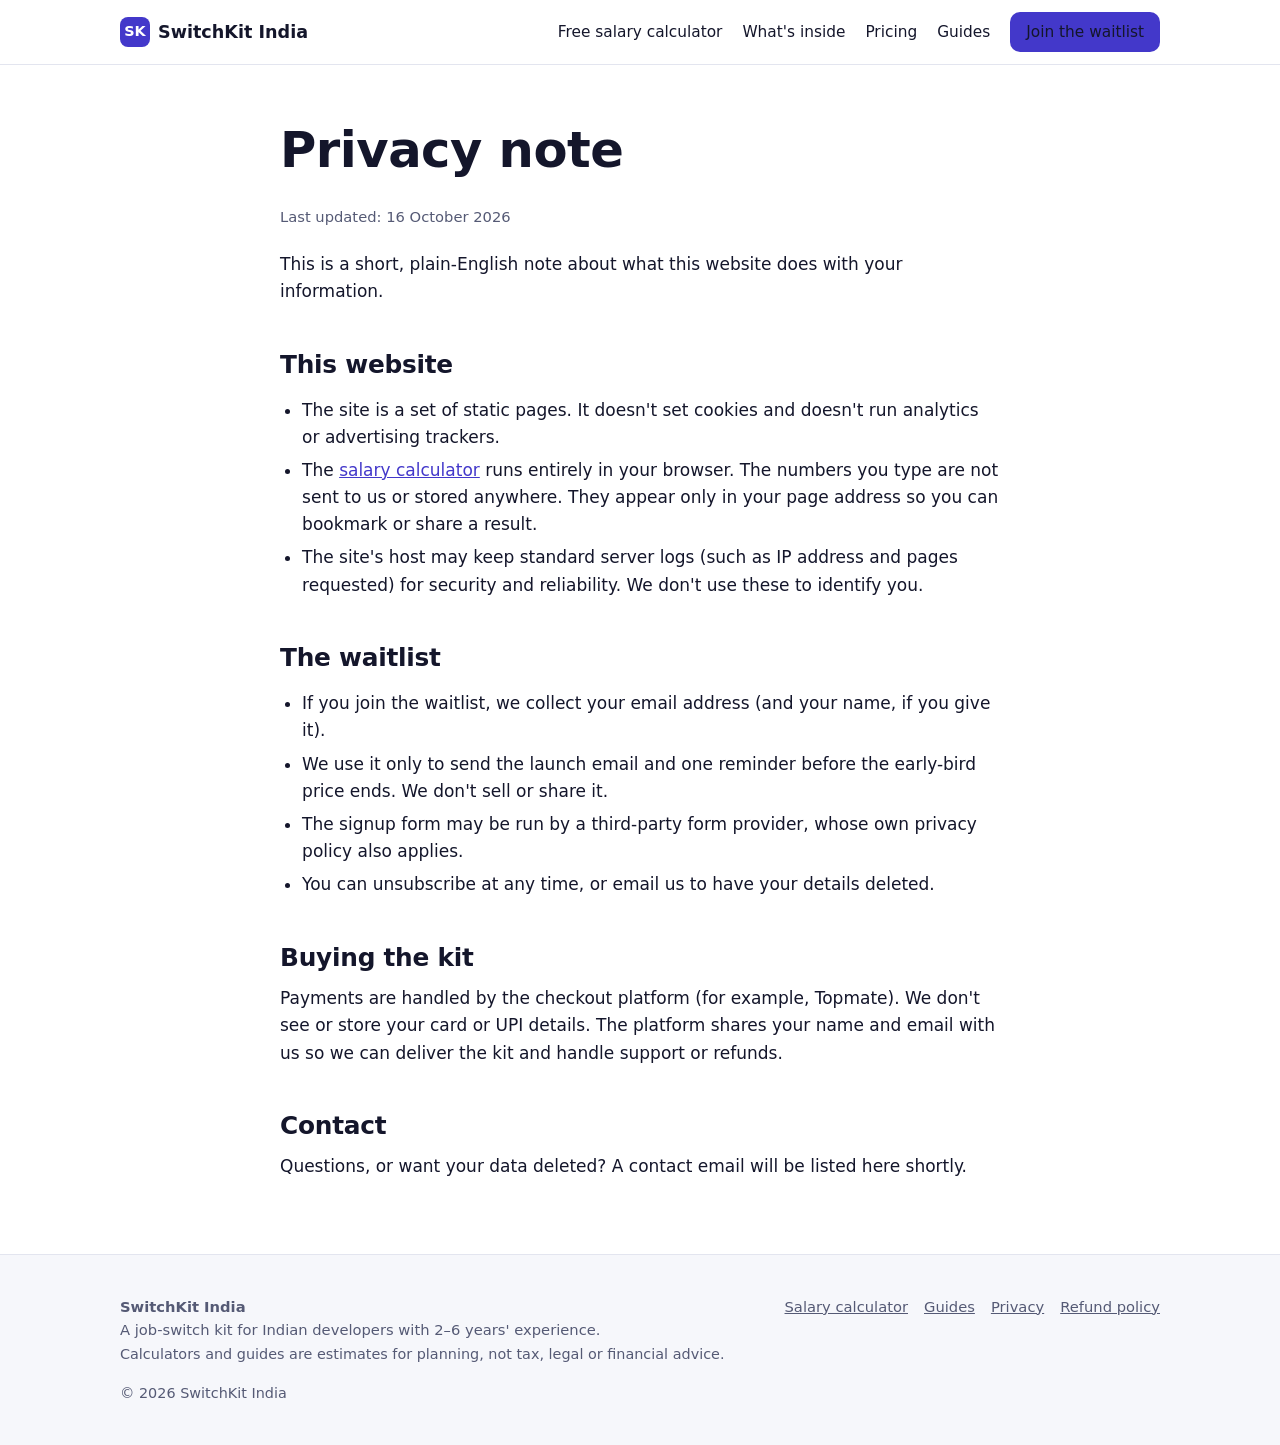
<file: privacy.html>
<!doctype html>
<html lang="en-IN">
<head>
<meta charset="utf-8">
<meta name="viewport" content="width=device-width, initial-scale=1">
<title>Privacy note | SwitchKit India</title>
<meta name="description" content="How SwitchKit India handles your data: no cookies, no tracking, calculator inputs stay in your browser, and your waitlist email is used only for launch updates.">
<!-- SEO: site URL is https://akksj.github.io (canonical, og:url, og:image, sitemap.xml, robots.txt) -->
<link rel="canonical" href="https://akksj.github.io/privacy.html">
<meta property="og:site_name" content="SwitchKit India">
<meta property="og:locale" content="en_IN">
<meta property="og:type" content="website">
<meta property="og:title" content="Privacy note | SwitchKit India">
<meta property="og:description" content="How SwitchKit India handles your data: no cookies, no tracking, calculator inputs stay in your browser, and your waitlist email is used only for launch updates.">
<meta property="og:url" content="https://akksj.github.io/privacy.html">
<meta property="og:image" content="https://akksj.github.io/assets/img/favicon.svg">
<meta property="og:image:width" content="1200">
<meta property="og:image:height" content="630">
<meta name="twitter:card" content="summary_large_image">
<meta name="twitter:title" content="Privacy note | SwitchKit India">
<meta name="twitter:description" content="How SwitchKit India handles your data: no cookies, no tracking, calculator inputs stay in your browser, and your waitlist email is used only for launch updates.">
<meta name="twitter:image" content="https://akksj.github.io/assets/img/favicon.svg">
<meta name="theme-color" content="#4338ca">
<link rel="icon" href="assets/img/favicon.svg" type="image/svg+xml">
<link rel="stylesheet" href="assets/css/style.css">
</head>
<body>
<a class="skip" href="#main">Skip to content</a>
<header class="site-header">
  <nav class="container nav" aria-label="Main">
    <a class="logo" href="index.html"><span class="logo-mark">SK</span> SwitchKit India</a>
    <button class="nav-toggle" aria-expanded="false" aria-controls="nav-links" aria-label="Menu">☰</button>
    <ul class="nav-links" id="nav-links">
      <li><a href="calculator.html">Free salary calculator</a></li>
      <li><a href="index.html#inside">What's inside</a></li>
      <li><a href="index.html#pricing">Pricing</a></li>
      <li><a href="blog/index.html">Guides</a></li>
      <li><a class="btn btn-primary btn-sm" href="index.html#waitlist">Join the waitlist</a></li>
    </ul>
  </nav>
</header>
<main id="main">

<section class="article"><div class="container narrow">
  <h1>Privacy note</h1>
  <p class="meta">Last updated: 16 October 2026<!-- set the date when you publish --></p>
  <p>This is a short, plain-English note about what this website does with your information.</p>
  <h2>This website</h2>
  <ul>
    <li>The site is a set of static pages. It doesn't set cookies and doesn't run analytics or advertising trackers.<!-- If you add analytics later (e.g. a privacy-friendly counter), update this line. --></li>
    <li>The <a href="calculator.html">salary calculator</a> runs entirely in your browser. The numbers you type are not sent to us or stored anywhere. They appear only in your page address so you can bookmark or share a result.</li>
    <li>The site's host may keep standard server logs (such as IP address and pages requested) for security and reliability. We don't use these to identify you.</li>
  </ul>
  <h2>The waitlist</h2>
  <ul>
    <li>If you join the waitlist, we collect your email address (and your name, if you give it).</li>
    <li>We use it only to send the launch email and one reminder before the early-bird price ends. We don't sell or share it.</li>
    <li>The signup form may be run by a third-party form provider, whose own privacy policy also applies.</li>
    <li>You can unsubscribe at any time, or email us to have your details deleted.</li>
  </ul>
  <h2>Buying the kit</h2>
  <p>Payments are handled by the checkout platform (for example, Topmate). We don't see or store your card or UPI details. The platform shares your name and email with us so we can deliver the kit and handle support or refunds.</p>
  <h2>Contact</h2>
  <p>Questions, or want your data deleted? A contact email will be listed here shortly.<!-- [CONTACT_EMAIL] --></p>
</div></section>
</main>
<footer class="site-footer">
  <div class="container footer-grid">
    <div>
      <strong>SwitchKit India</strong><br>
      A job-switch kit for Indian developers with 2–6 years' experience.<br>
      <span class="small">Calculators and guides are estimates for planning, not tax, legal or financial advice.</span>
    </div>
    <ul class="footer-links">
      <li><a href="calculator.html">Salary calculator</a></li>
      <li><a href="blog/index.html">Guides</a></li>
      <li><a href="privacy.html">Privacy</a></li>
      <li><a href="refund.html">Refund policy</a></li>
      <!-- [CONTACT_EMAIL]: Contact link hidden until a real address is set: <li><a href="mailto:EMAIL">Contact</a></li> -->
    </ul>
  </div>
  <div class="container small" style="margin-top:16px">© <span id="year">2026</span> SwitchKit India</div>
</footer>
<script src="assets/js/main.js" defer></script>
</body>
</html>
</file>
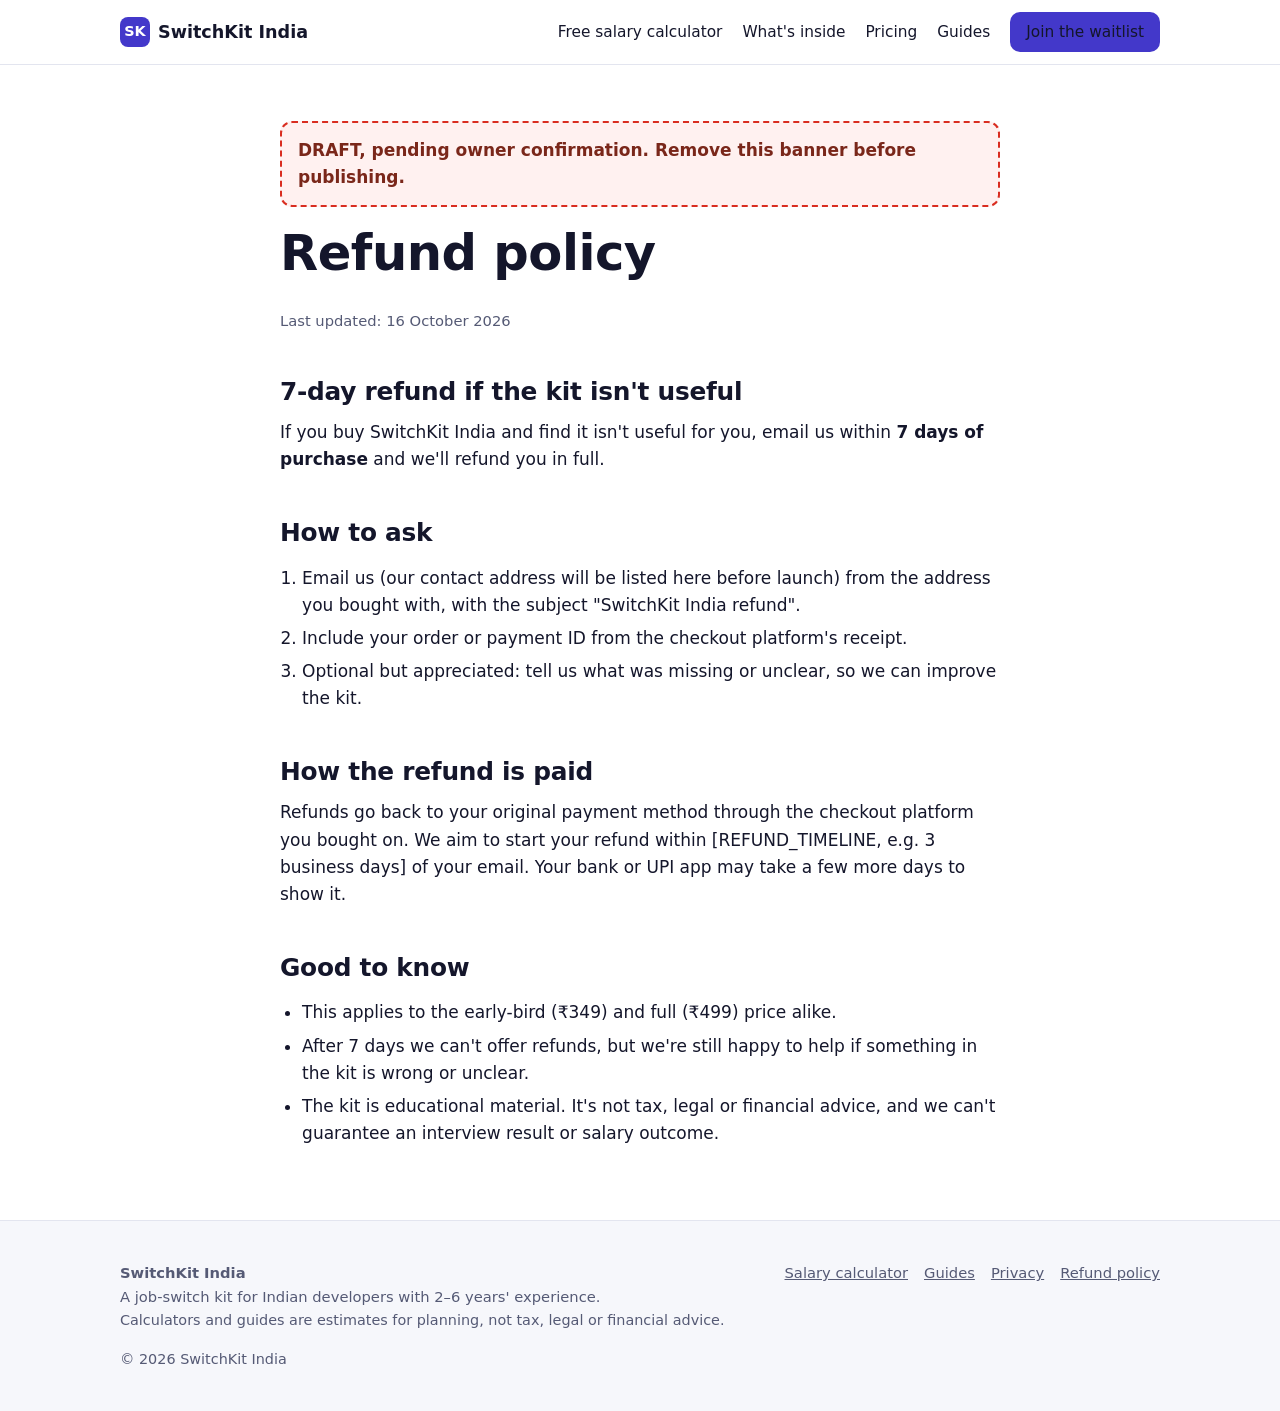
<file: refund.html>
<!doctype html>
<html lang="en-IN">
<head>
<meta charset="utf-8">
<meta name="viewport" content="width=device-width, initial-scale=1">
<title>Refund policy | SwitchKit India</title>
<meta name="description" content="SwitchKit India refund policy: if the kit isn&#x27;t useful, ask for a refund within 7 days of purchase.">
<!-- SEO: site URL is https://akksj.github.io (canonical, og:url, og:image, sitemap.xml, robots.txt) -->
<link rel="canonical" href="https://akksj.github.io/refund.html">
<meta property="og:site_name" content="SwitchKit India">
<meta property="og:locale" content="en_IN">
<meta property="og:type" content="website">
<meta property="og:title" content="Refund policy | SwitchKit India">
<meta property="og:description" content="SwitchKit India refund policy: if the kit isn&#x27;t useful, ask for a refund within 7 days of purchase.">
<meta property="og:url" content="https://akksj.github.io/refund.html">
<meta property="og:image" content="https://akksj.github.io/assets/img/favicon.svg">
<meta property="og:image:width" content="1200">
<meta property="og:image:height" content="630">
<meta name="twitter:card" content="summary_large_image">
<meta name="twitter:title" content="Refund policy | SwitchKit India">
<meta name="twitter:description" content="SwitchKit India refund policy: if the kit isn&#x27;t useful, ask for a refund within 7 days of purchase.">
<meta name="twitter:image" content="https://akksj.github.io/assets/img/favicon.svg">
<meta name="theme-color" content="#4338ca">
<link rel="icon" href="assets/img/favicon.svg" type="image/svg+xml">
<link rel="stylesheet" href="assets/css/style.css">
</head>
<body>
<a class="skip" href="#main">Skip to content</a>
<header class="site-header">
  <nav class="container nav" aria-label="Main">
    <a class="logo" href="index.html"><span class="logo-mark">SK</span> SwitchKit India</a>
    <button class="nav-toggle" aria-expanded="false" aria-controls="nav-links" aria-label="Menu">☰</button>
    <ul class="nav-links" id="nav-links">
      <li><a href="calculator.html">Free salary calculator</a></li>
      <li><a href="index.html#inside">What's inside</a></li>
      <li><a href="index.html#pricing">Pricing</a></li>
      <li><a href="blog/index.html">Guides</a></li>
      <li><a class="btn btn-primary btn-sm" href="index.html#waitlist">Join the waitlist</a></li>
    </ul>
  </nav>
</header>
<main id="main">

<section class="article"><div class="container narrow">
  <!-- DRAFT: the owner must confirm these terms, then delete this banner and the comment. -->
  <p class="draft-banner">DRAFT, pending owner confirmation. Remove this banner before publishing.</p>
  <h1>Refund policy</h1>
  <p class="meta">Last updated: 16 October 2026</p>
  <h2>7-day refund if the kit isn't useful</h2>
  <p>If you buy SwitchKit India and find it isn't useful for you, email us within <strong>7 days of purchase</strong> and we'll refund you in full.</p>
  <h2>How to ask</h2>
  <ol>
    <li>Email us (our contact address will be listed here before launch)<!-- [CONTACT_EMAIL] --> from the address you bought with, with the subject "SwitchKit India refund".</li>
    <li>Include your order or payment ID from the checkout platform's receipt.</li>
    <li>Optional but appreciated: tell us what was missing or unclear, so we can improve the kit.</li>
  </ol>
  <h2>How the refund is paid</h2>
  <p>Refunds go back to your original payment method through the checkout platform you bought on. We aim to start your refund within [REFUND_TIMELINE, e.g. 3 business days] of your email. Your bank or UPI app may take a few more days to show it.</p>
  <h2>Good to know</h2>
  <ul>
    <li>This applies to the early-bird (₹349) and full (₹499) price alike.</li>
    <li>After 7 days we can't offer refunds, but we're still happy to help if something in the kit is wrong or unclear.</li>
    <li>The kit is educational material. It's not tax, legal or financial advice, and we can't guarantee an interview result or salary outcome.</li>
  </ul>
</div></section>
</main>
<footer class="site-footer">
  <div class="container footer-grid">
    <div>
      <strong>SwitchKit India</strong><br>
      A job-switch kit for Indian developers with 2–6 years' experience.<br>
      <span class="small">Calculators and guides are estimates for planning, not tax, legal or financial advice.</span>
    </div>
    <ul class="footer-links">
      <li><a href="calculator.html">Salary calculator</a></li>
      <li><a href="blog/index.html">Guides</a></li>
      <li><a href="privacy.html">Privacy</a></li>
      <li><a href="refund.html">Refund policy</a></li>
      <!-- [CONTACT_EMAIL]: Contact link hidden until a real address is set: <li><a href="mailto:EMAIL">Contact</a></li> -->
    </ul>
  </div>
  <div class="container small" style="margin-top:16px">© <span id="year">2026</span> SwitchKit India</div>
</footer>
<script src="assets/js/main.js" defer></script>
</body>
</html>
</file>
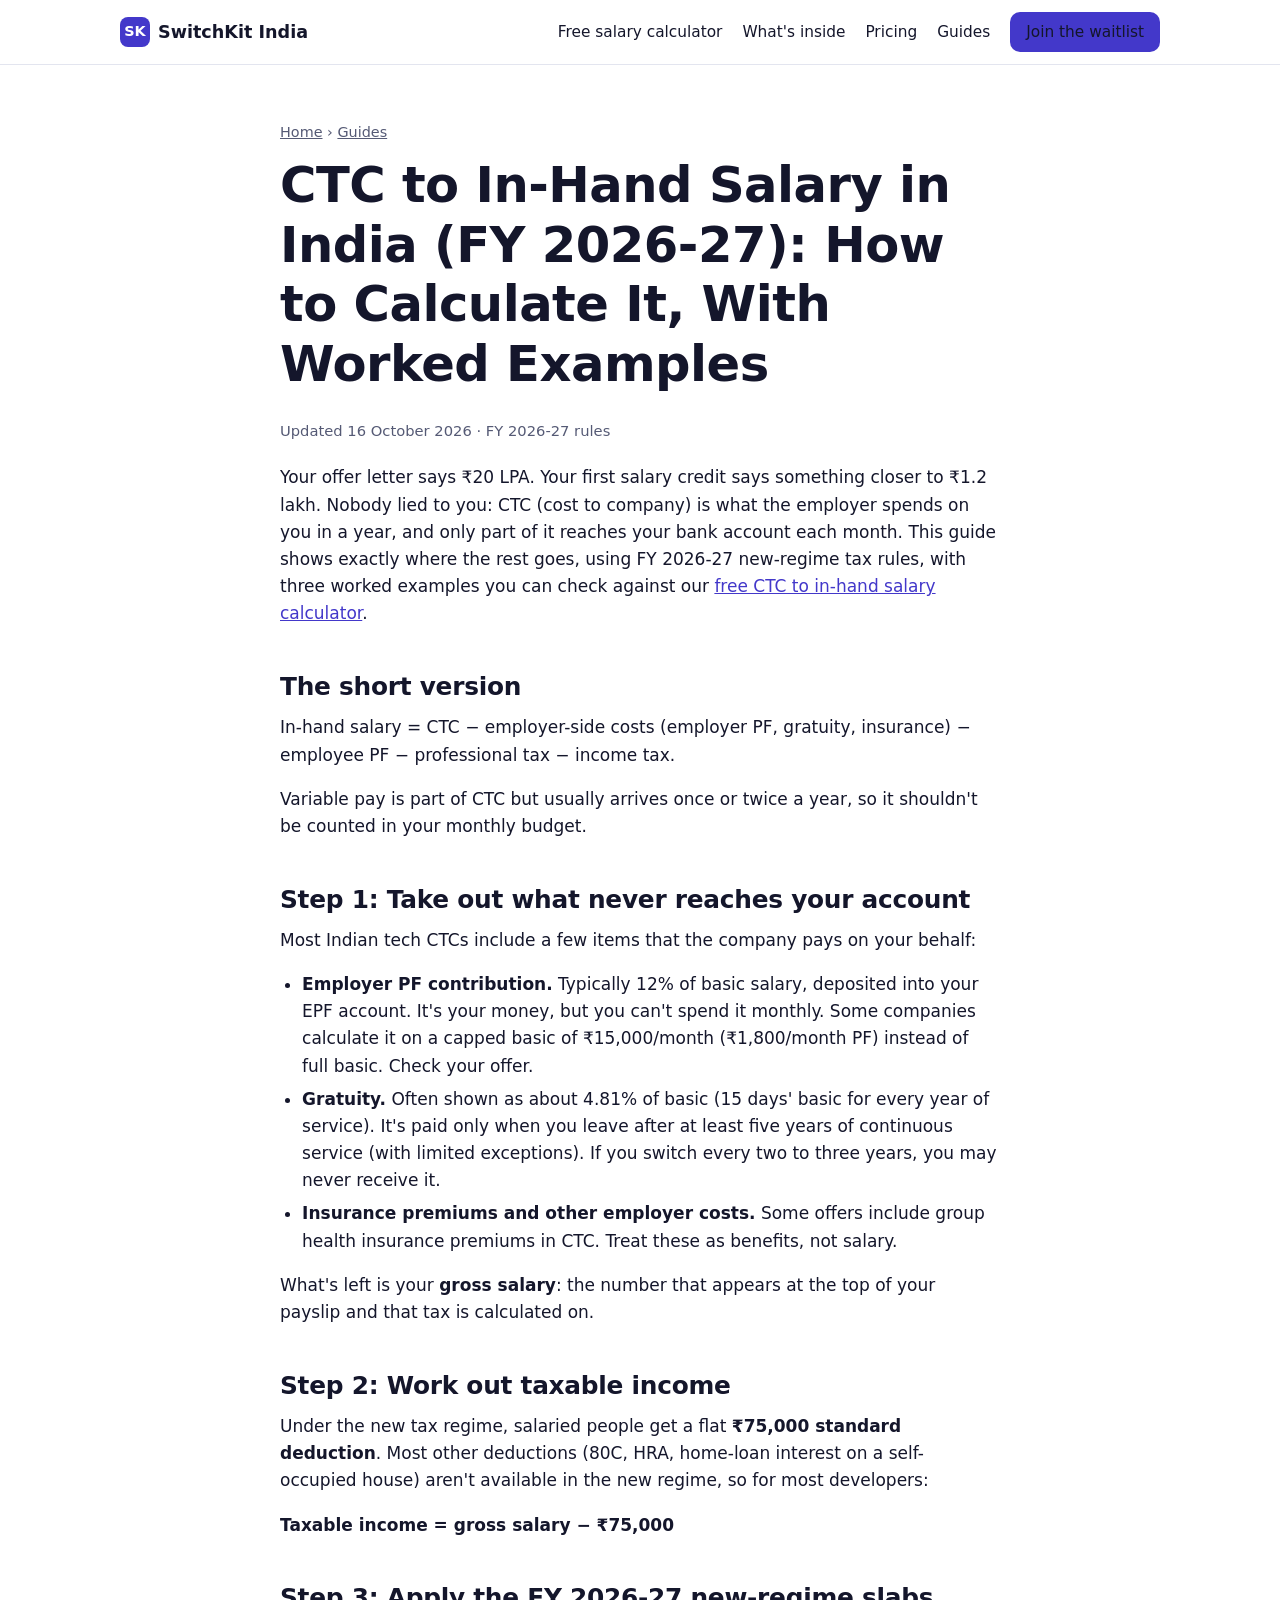
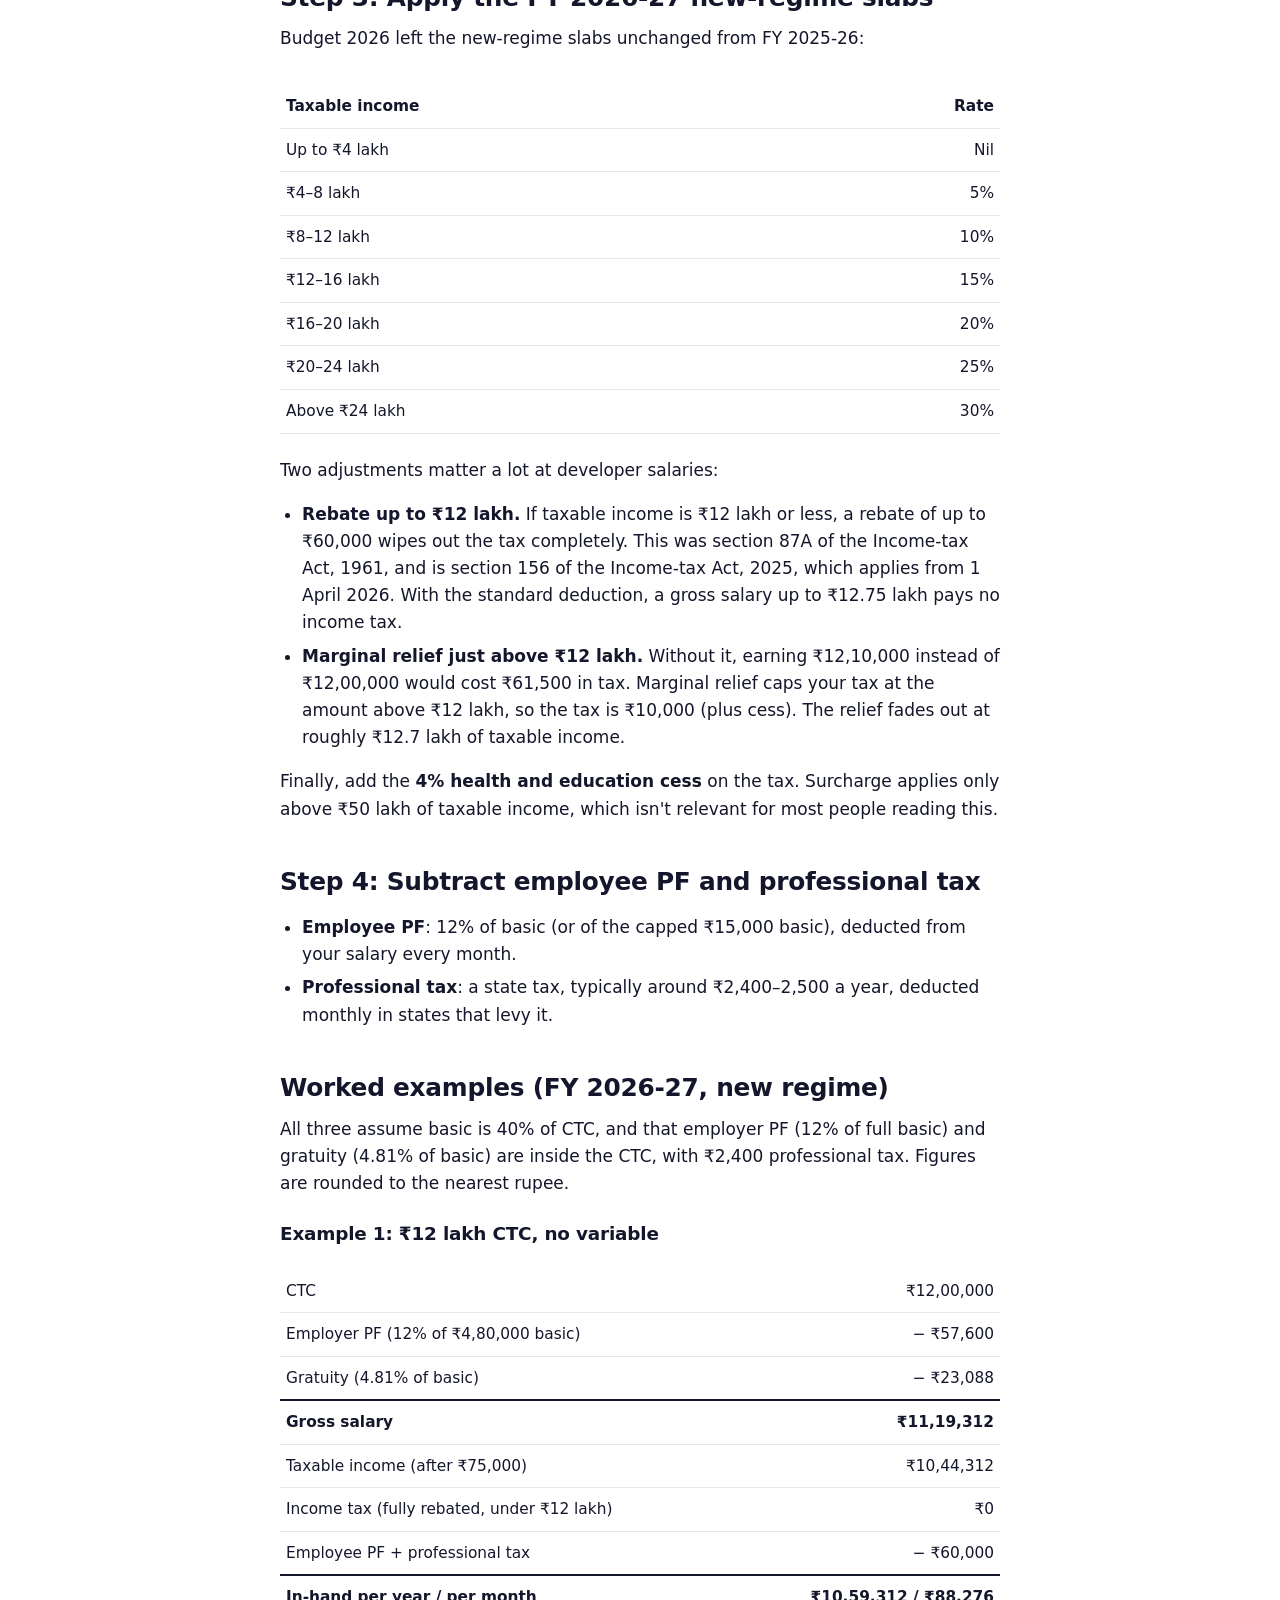
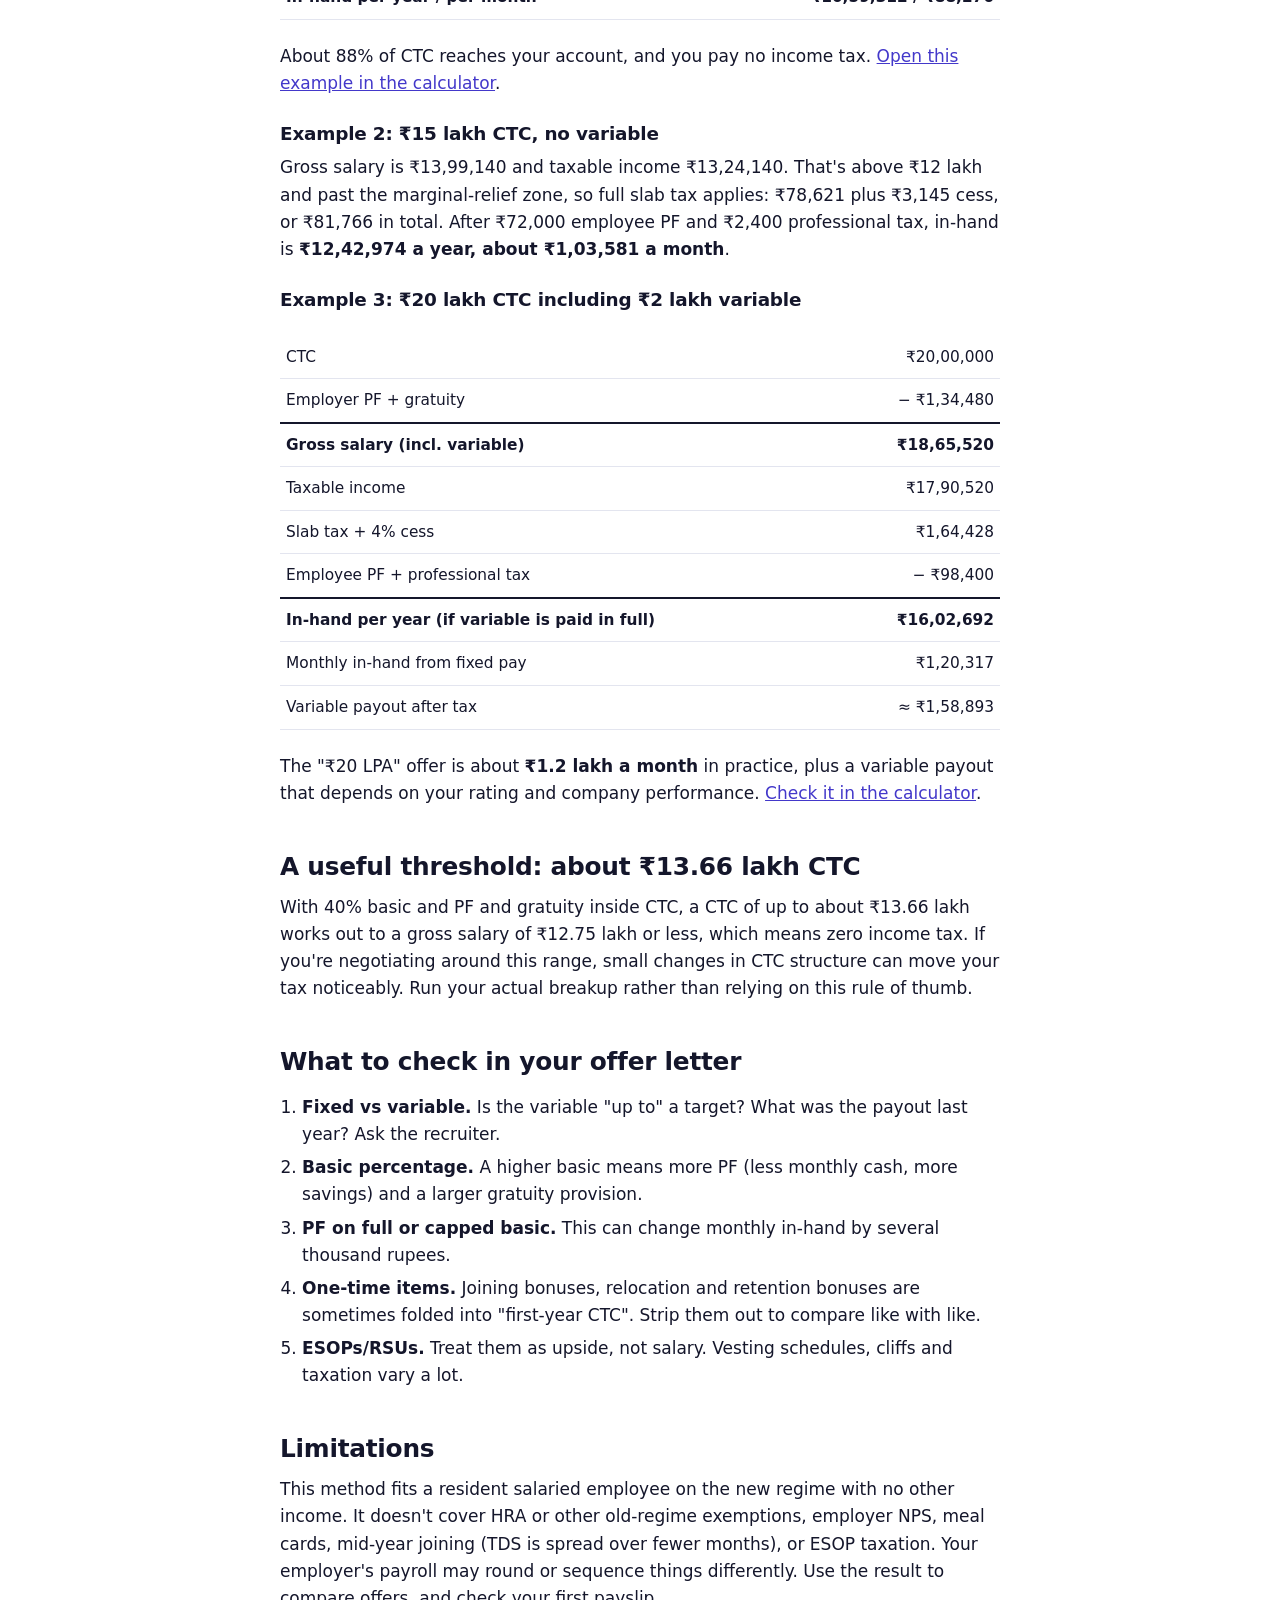
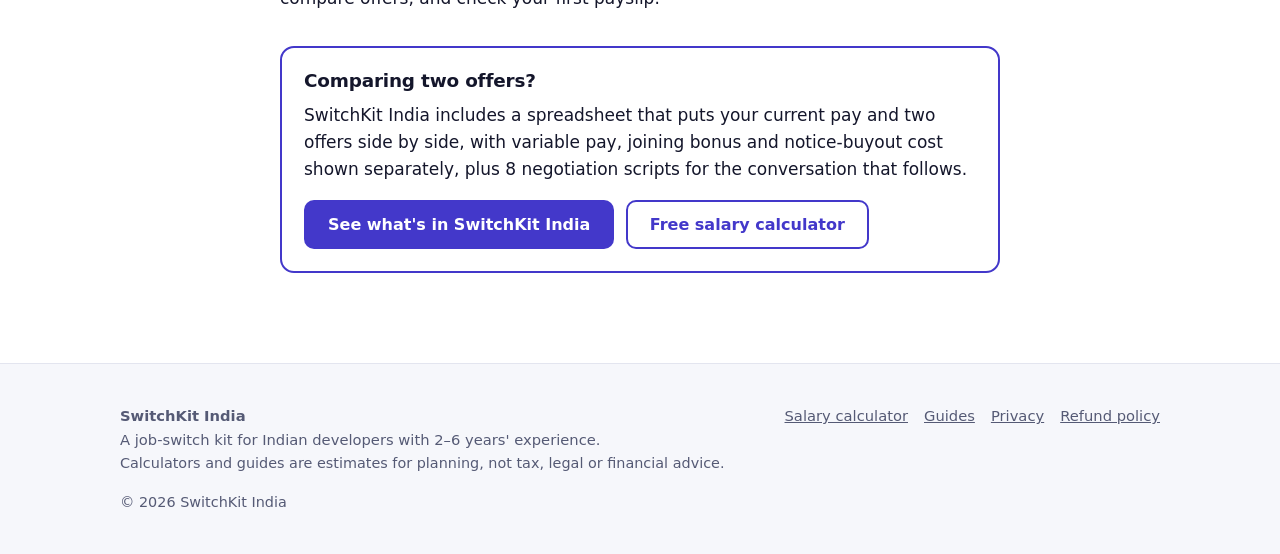
<file: blog/ctc-to-in-hand-salary-india-2026.html>
<!doctype html>
<html lang="en-IN">
<head>
<meta charset="utf-8">
<meta name="viewport" content="width=device-width, initial-scale=1">
<title>CTC to In-Hand Salary Calculator India 2026: How It Works, With Examples</title>
<meta name="description" content="Convert CTC to monthly in-hand salary under the FY 2026-27 new tax regime: PF, gratuity, ₹75,000 deduction, ₹12L rebate. Worked ₹12L, ₹15L, ₹20L examples.">
<!-- SEO: site URL is https://akksj.github.io (canonical, og:url, og:image, sitemap.xml, robots.txt) -->
<link rel="canonical" href="https://akksj.github.io/blog/ctc-to-in-hand-salary-india-2026.html">
<meta property="og:site_name" content="SwitchKit India">
<meta property="og:locale" content="en_IN">
<meta property="og:type" content="article">
<meta property="og:title" content="CTC to In-Hand Salary Calculator India 2026: How It Works, With Examples">
<meta property="og:description" content="Convert CTC to monthly in-hand salary under the FY 2026-27 new tax regime: PF, gratuity, ₹75,000 deduction, ₹12L rebate. Worked ₹12L, ₹15L, ₹20L examples.">
<meta property="og:url" content="https://akksj.github.io/blog/ctc-to-in-hand-salary-india-2026.html">
<meta property="og:image" content="https://akksj.github.io/assets/img/favicon.svg">
<meta property="og:image:width" content="1200">
<meta property="og:image:height" content="630">
<meta name="twitter:card" content="summary_large_image">
<meta name="twitter:title" content="CTC to In-Hand Salary Calculator India 2026: How It Works, With Examples">
<meta name="twitter:description" content="Convert CTC to monthly in-hand salary under the FY 2026-27 new tax regime: PF, gratuity, ₹75,000 deduction, ₹12L rebate. Worked ₹12L, ₹15L, ₹20L examples.">
<meta name="twitter:image" content="https://akksj.github.io/assets/img/favicon.svg">
<meta name="theme-color" content="#4338ca">
<link rel="icon" href="../assets/img/favicon.svg" type="image/svg+xml">
<link rel="stylesheet" href="../assets/css/style.css">
<script type="application/ld+json">{"@context": "https://schema.org", "@type": "Article", "headline": "CTC to In-Hand Salary in India (FY 2026-27): How to Calculate It, With Worked Examples", "description": "Convert CTC to monthly in-hand salary under the FY 2026-27 new tax regime: PF, gratuity, ₹75,000 deduction, ₹12L rebate. Worked ₹12L, ₹15L, ₹20L examples.", "datePublished": "2026-10-16", "dateModified": "2026-10-16", "author": {"@type": "Organization", "name": "SwitchKit India"}, "publisher": {"@type": "Organization", "name": "SwitchKit India"}, "image": "https://akksj.github.io/assets/img/favicon.svg", "mainEntityOfPage": "https://akksj.github.io/blog/ctc-to-in-hand-salary-india-2026.html"}</script>
</head>
<body>
<a class="skip" href="#main">Skip to content</a>
<header class="site-header">
  <nav class="container nav" aria-label="Main">
    <a class="logo" href="../index.html"><span class="logo-mark">SK</span> SwitchKit India</a>
    <button class="nav-toggle" aria-expanded="false" aria-controls="nav-links" aria-label="Menu">☰</button>
    <ul class="nav-links" id="nav-links">
      <li><a href="../calculator.html">Free salary calculator</a></li>
      <li><a href="../index.html#inside">What's inside</a></li>
      <li><a href="../index.html#pricing">Pricing</a></li>
      <li><a href="../blog/index.html">Guides</a></li>
      <li><a class="btn btn-primary btn-sm" href="../index.html#waitlist">Join the waitlist</a></li>
    </ul>
  </nav>
</header>
<main id="main">
<article class="article"><div class="container narrow">
<p class="breadcrumb"><a href="../index.html">Home</a> › <a href="index.html">Guides</a></p>
<h1>CTC to In-Hand Salary in India (FY 2026-27): How to Calculate It, With Worked Examples</h1>
<p class="meta">Updated 16 October 2026 · FY 2026-27 rules</p>

<p>Your offer letter says ₹20 LPA. Your first salary credit says something closer to ₹1.2 lakh. Nobody lied to you: CTC (cost to company) is what the employer spends on you in a year, and only part of it reaches your bank account each month. This guide shows exactly where the rest goes, using FY 2026-27 new-regime tax rules, with three worked examples you can check against our <a href="../calculator.html">free CTC to in-hand salary calculator</a>.</p>

<h2>The short version</h2>
<p>In-hand salary = CTC − employer-side costs (employer PF, gratuity, insurance) − employee PF − professional tax − income tax.</p>
<p>Variable pay is part of CTC but usually arrives once or twice a year, so it shouldn't be counted in your monthly budget.</p>

<h2>Step 1: Take out what never reaches your account</h2>
<p>Most Indian tech CTCs include a few items that the company pays on your behalf:</p>
<ul>
  <li><strong>Employer PF contribution.</strong> Typically 12% of basic salary, deposited into your EPF account. It's your money, but you can't spend it monthly. Some companies calculate it on a capped basic of ₹15,000/month (₹1,800/month PF) instead of full basic. Check your offer.</li>
  <li><strong>Gratuity.</strong> Often shown as about 4.81% of basic (15 days' basic for every year of service). It's paid only when you leave after at least five years of continuous service (with limited exceptions). If you switch every two to three years, you may never receive it.</li>
  <li><strong>Insurance premiums and other employer costs.</strong> Some offers include group health insurance premiums in CTC. Treat these as benefits, not salary.</li>
</ul>
<p>What's left is your <strong>gross salary</strong>: the number that appears at the top of your payslip and that tax is calculated on.</p>

<h2>Step 2: Work out taxable income</h2>
<p>Under the new tax regime, salaried people get a flat <strong>₹75,000 standard deduction</strong>. Most other deductions (80C, HRA, home-loan interest on a self-occupied house) aren't available in the new regime, so for most developers:</p>
<p><strong>Taxable income = gross salary − ₹75,000</strong></p>

<h2>Step 3: Apply the FY 2026-27 new-regime slabs</h2>
<p>Budget 2026 left the new-regime slabs unchanged from FY 2025-26:</p>
<div class="table-wrap"><table>
<thead><tr><th>Taxable income</th><th class="num">Rate</th></tr></thead>
<tbody>
<tr><td>Up to ₹4 lakh</td><td class="num">Nil</td></tr>
<tr><td>₹4–8 lakh</td><td class="num">5%</td></tr>
<tr><td>₹8–12 lakh</td><td class="num">10%</td></tr>
<tr><td>₹12–16 lakh</td><td class="num">15%</td></tr>
<tr><td>₹16–20 lakh</td><td class="num">20%</td></tr>
<tr><td>₹20–24 lakh</td><td class="num">25%</td></tr>
<tr><td>Above ₹24 lakh</td><td class="num">30%</td></tr>
</tbody></table></div>
<p>Two adjustments matter a lot at developer salaries:</p>
<ul>
  <li><strong>Rebate up to ₹12 lakh.</strong> If taxable income is ₹12 lakh or less, a rebate of up to ₹60,000 wipes out the tax completely. This was section 87A of the Income-tax Act, 1961, and is section 156 of the Income-tax Act, 2025, which applies from 1 April 2026. With the standard deduction, a gross salary up to ₹12.75 lakh pays no income tax.</li>
  <li><strong>Marginal relief just above ₹12 lakh.</strong> Without it, earning ₹12,10,000 instead of ₹12,00,000 would cost ₹61,500 in tax. Marginal relief caps your tax at the amount above ₹12 lakh, so the tax is ₹10,000 (plus cess). The relief fades out at roughly ₹12.7 lakh of taxable income.</li>
</ul>
<p>Finally, add the <strong>4% health and education cess</strong> on the tax. Surcharge applies only above ₹50 lakh of taxable income, which isn't relevant for most people reading this.</p>

<h2>Step 4: Subtract employee PF and professional tax</h2>
<ul>
  <li><strong>Employee PF</strong>: 12% of basic (or of the capped ₹15,000 basic), deducted from your salary every month.</li>
  <li><strong>Professional tax</strong>: a state tax, typically around ₹2,400–2,500 a year, deducted monthly in states that levy it.</li>
</ul>

<h2>Worked examples (FY 2026-27, new regime)</h2>
<p>All three assume basic is 40% of CTC, and that employer PF (12% of full basic) and gratuity (4.81% of basic) are inside the CTC, with ₹2,400 professional tax. Figures are rounded to the nearest rupee.</p>

<h3>Example 1: ₹12 lakh CTC, no variable</h3>
<div class="table-wrap"><table><tbody>
<tr><td>CTC</td><td class="num">₹12,00,000</td></tr>
<tr><td>Employer PF (12% of ₹4,80,000 basic)</td><td class="num">− ₹57,600</td></tr>
<tr><td>Gratuity (4.81% of basic)</td><td class="num">− ₹23,088</td></tr>
<tr class="total"><td>Gross salary</td><td class="num">₹11,19,312</td></tr>
<tr><td>Taxable income (after ₹75,000)</td><td class="num">₹10,44,312</td></tr>
<tr><td>Income tax (fully rebated, under ₹12 lakh)</td><td class="num">₹0</td></tr>
<tr><td>Employee PF + professional tax</td><td class="num">− ₹60,000</td></tr>
<tr class="total"><td>In-hand per year / per month</td><td class="num">₹10,59,312 / ₹88,276</td></tr>
</tbody></table></div>
<p>About 88% of CTC reaches your account, and you pay no income tax. <a href="../calculator.html?ctc=1200000&amp;basic=40&amp;variable=0">Open this example in the calculator</a>.</p>

<h3>Example 2: ₹15 lakh CTC, no variable</h3>
<p>Gross salary is ₹13,99,140 and taxable income ₹13,24,140. That's above ₹12 lakh and past the marginal-relief zone, so full slab tax applies: ₹78,621 plus ₹3,145 cess, or ₹81,766 in total. After ₹72,000 employee PF and ₹2,400 professional tax, in-hand is <strong>₹12,42,974 a year, about ₹1,03,581 a month</strong>.</p>

<h3>Example 3: ₹20 lakh CTC including ₹2 lakh variable</h3>
<div class="table-wrap"><table><tbody>
<tr><td>CTC</td><td class="num">₹20,00,000</td></tr>
<tr><td>Employer PF + gratuity</td><td class="num">− ₹1,34,480</td></tr>
<tr class="total"><td>Gross salary (incl. variable)</td><td class="num">₹18,65,520</td></tr>
<tr><td>Taxable income</td><td class="num">₹17,90,520</td></tr>
<tr><td>Slab tax + 4% cess</td><td class="num">₹1,64,428</td></tr>
<tr><td>Employee PF + professional tax</td><td class="num">− ₹98,400</td></tr>
<tr class="total"><td>In-hand per year (if variable is paid in full)</td><td class="num">₹16,02,692</td></tr>
<tr><td>Monthly in-hand from fixed pay</td><td class="num">₹1,20,317</td></tr>
<tr><td>Variable payout after tax</td><td class="num">≈ ₹1,58,893</td></tr>
</tbody></table></div>
<p>The "₹20 LPA" offer is about <strong>₹1.2 lakh a month</strong> in practice, plus a variable payout that depends on your rating and company performance. <a href="../calculator.html?ctc=2000000&amp;basic=40&amp;variable=200000">Check it in the calculator</a>.</p>

<h2>A useful threshold: about ₹13.66 lakh CTC</h2>
<p>With 40% basic and PF and gratuity inside CTC, a CTC of up to about ₹13.66 lakh works out to a gross salary of ₹12.75 lakh or less, which means zero income tax. If you're negotiating around this range, small changes in CTC structure can move your tax noticeably. Run your actual breakup rather than relying on this rule of thumb.</p>

<h2>What to check in your offer letter</h2>
<ol>
  <li><strong>Fixed vs variable.</strong> Is the variable "up to" a target? What was the payout last year? Ask the recruiter.</li>
  <li><strong>Basic percentage.</strong> A higher basic means more PF (less monthly cash, more savings) and a larger gratuity provision.</li>
  <li><strong>PF on full or capped basic.</strong> This can change monthly in-hand by several thousand rupees.</li>
  <li><strong>One-time items.</strong> Joining bonuses, relocation and retention bonuses are sometimes folded into "first-year CTC". Strip them out to compare like with like.</li>
  <li><strong>ESOPs/RSUs.</strong> Treat them as upside, not salary. Vesting schedules, cliffs and taxation vary a lot.</li>
</ol>

<h2>Limitations</h2>
<p>This method fits a resident salaried employee on the new regime with no other income. It doesn't cover HRA or other old-regime exemptions, employer NPS, meal cards, mid-year joining (TDS is spread over fewer months), or ESOP taxation. Your employer's payroll may round or sequence things differently. Use the result to compare offers, and check your first payslip.</p>
<div class="kit-box">
  <h3>Comparing two offers?</h3>
  <p>SwitchKit India includes a spreadsheet that puts your current pay and two offers side by side, with variable pay, joining bonus and notice-buyout cost shown separately, plus 8 negotiation scripts for the conversation that follows.</p>
  <a class="btn btn-primary" href="../index.html#inside">See what's in SwitchKit India</a>
  <a class="btn btn-ghost" href="../calculator.html" style="margin-left:6px">Free salary calculator</a>
</div>
</div></article>
</main>
<footer class="site-footer">
  <div class="container footer-grid">
    <div>
      <strong>SwitchKit India</strong><br>
      A job-switch kit for Indian developers with 2–6 years' experience.<br>
      <span class="small">Calculators and guides are estimates for planning, not tax, legal or financial advice.</span>
    </div>
    <ul class="footer-links">
      <li><a href="../calculator.html">Salary calculator</a></li>
      <li><a href="../blog/index.html">Guides</a></li>
      <li><a href="../privacy.html">Privacy</a></li>
      <li><a href="../refund.html">Refund policy</a></li>
      <!-- [CONTACT_EMAIL]: Contact link hidden until a real address is set: <li><a href="mailto:EMAIL">Contact</a></li> -->
    </ul>
  </div>
  <div class="container small" style="margin-top:16px">© <span id="year">2026</span> SwitchKit India</div>
</footer>
<script src="../assets/js/main.js" defer></script>
</body>
</html>
</file>
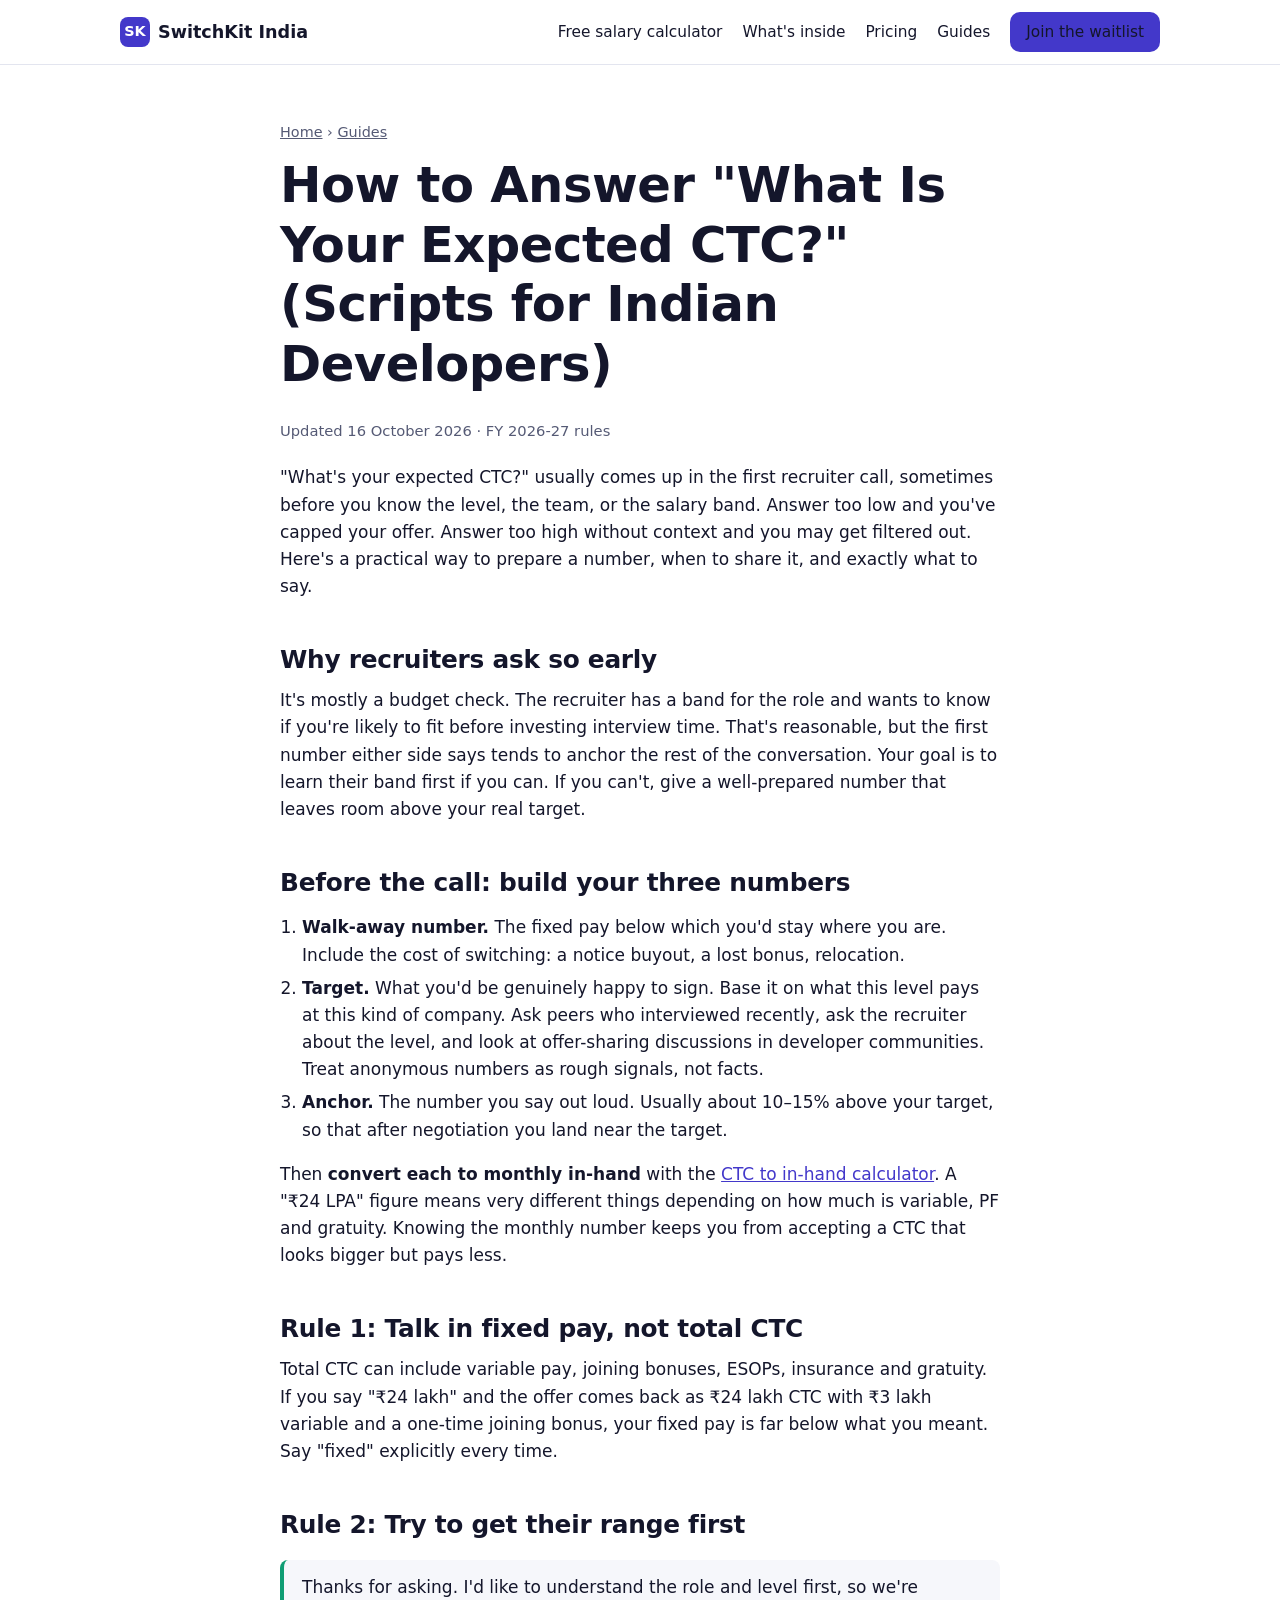
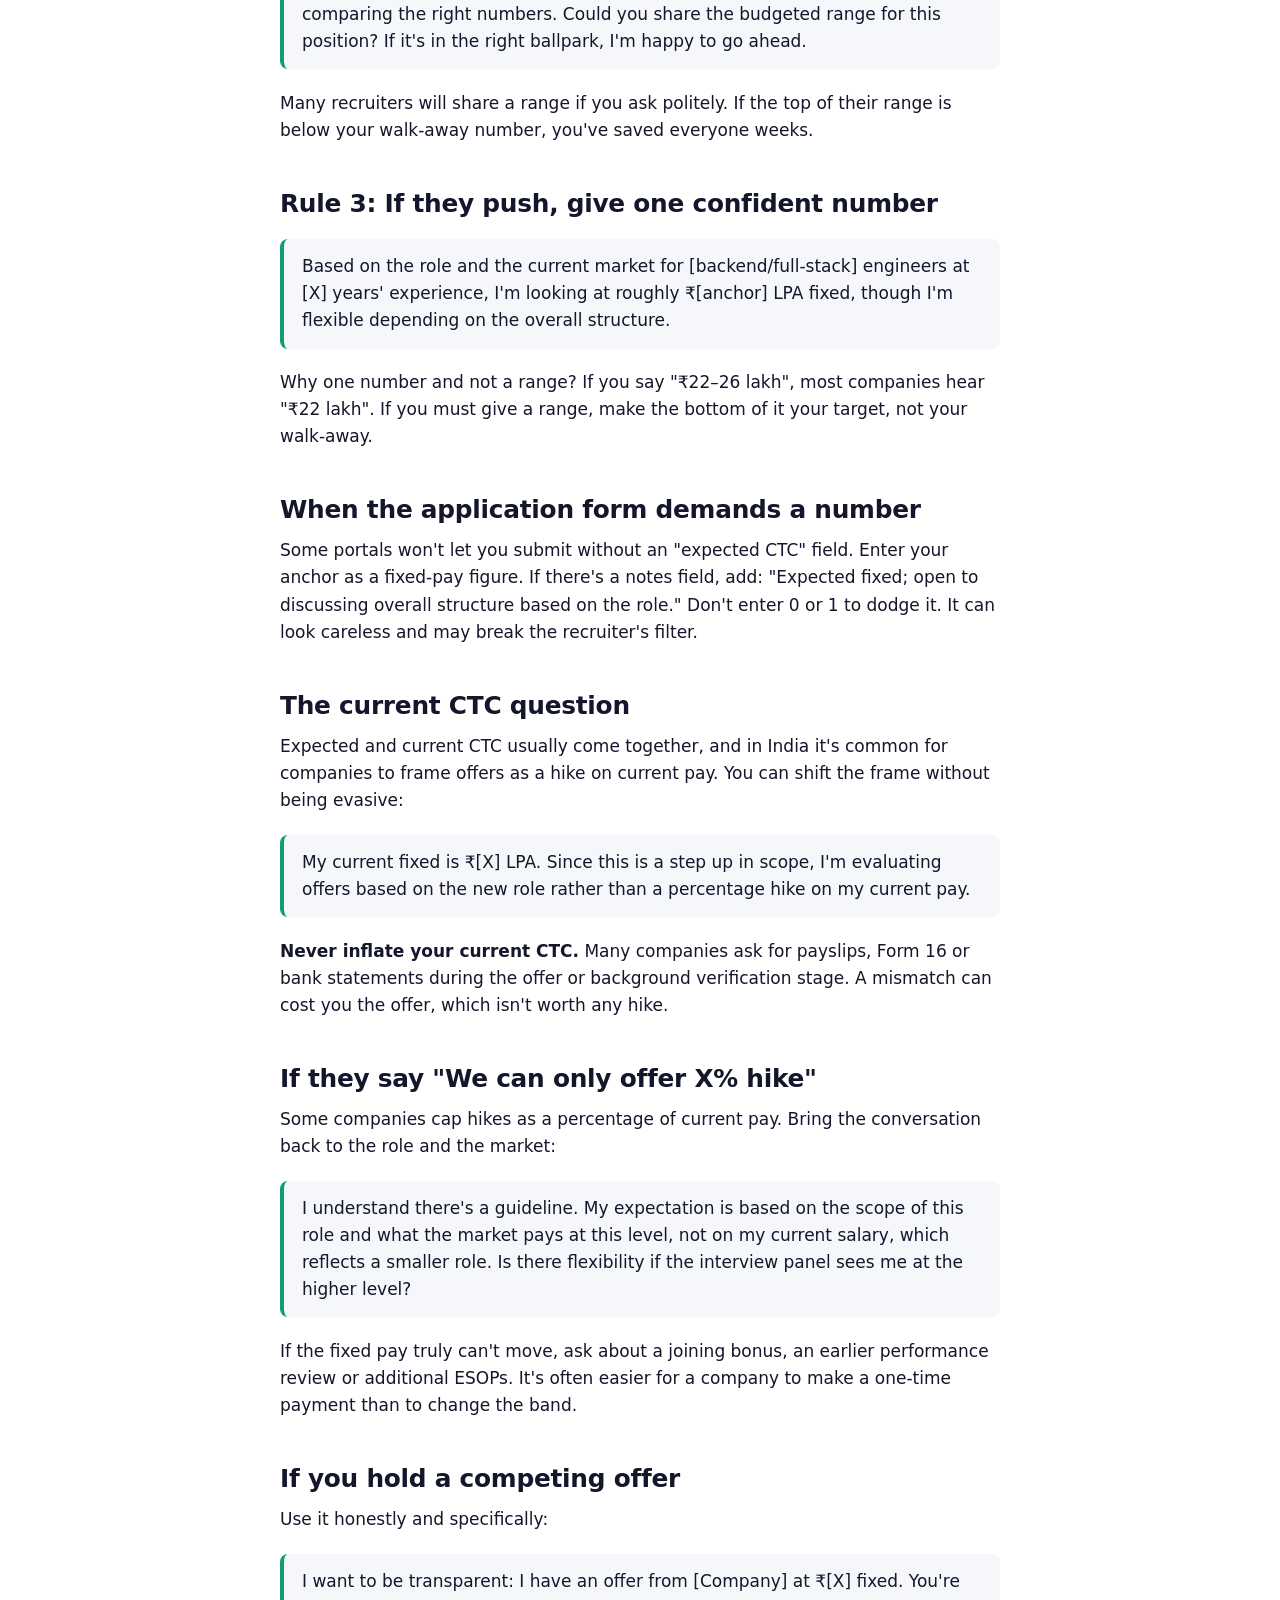
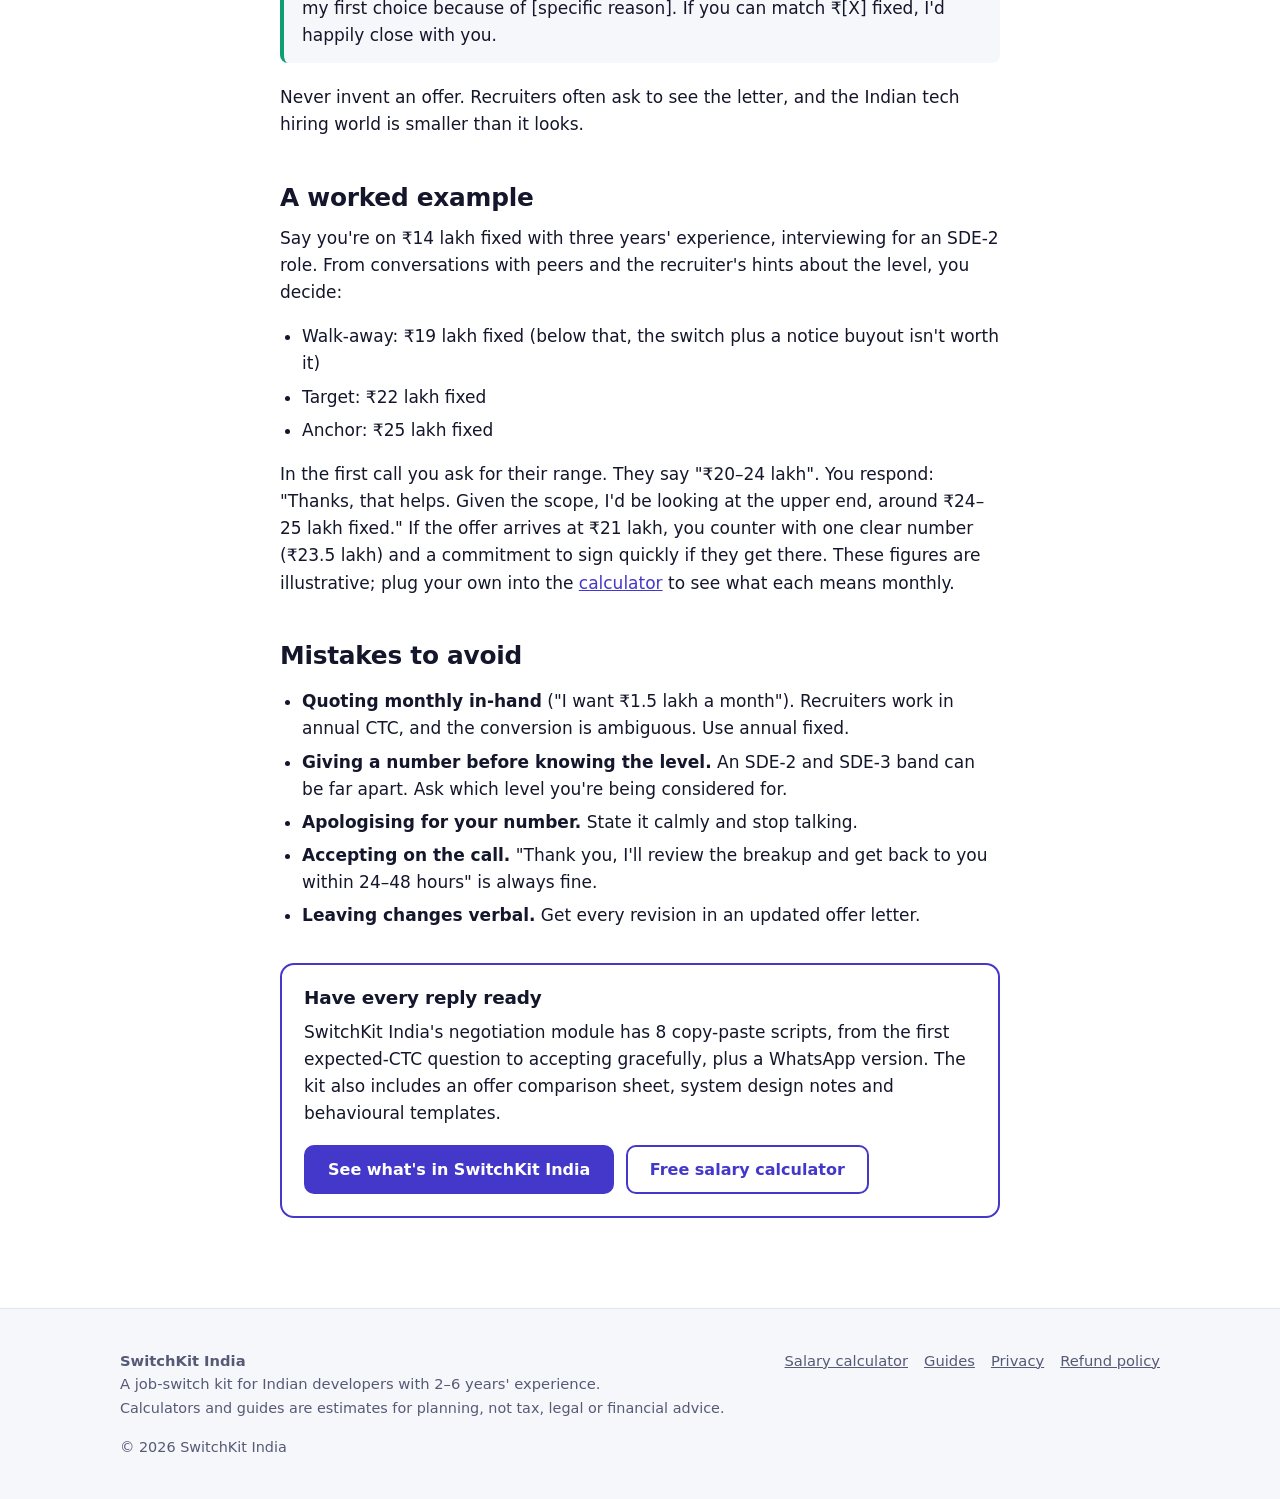
<file: blog/how-to-answer-expected-ctc.html>
<!doctype html>
<html lang="en-IN">
<head>
<meta charset="utf-8">
<meta name="viewport" content="width=device-width, initial-scale=1">
<title>How to Answer the Expected CTC Question: Scripts and Examples</title>
<meta name="description" content="How to answer &quot;What is your expected CTC?&quot; in Indian tech interviews: walk-away, target and anchor numbers, quoting fixed pay, and copy-paste scripts.">
<!-- SEO: site URL is https://akksj.github.io (canonical, og:url, og:image, sitemap.xml, robots.txt) -->
<link rel="canonical" href="https://akksj.github.io/blog/how-to-answer-expected-ctc.html">
<meta property="og:site_name" content="SwitchKit India">
<meta property="og:locale" content="en_IN">
<meta property="og:type" content="article">
<meta property="og:title" content="How to Answer the Expected CTC Question: Scripts and Examples">
<meta property="og:description" content="How to answer &quot;What is your expected CTC?&quot; in Indian tech interviews: walk-away, target and anchor numbers, quoting fixed pay, and copy-paste scripts.">
<meta property="og:url" content="https://akksj.github.io/blog/how-to-answer-expected-ctc.html">
<meta property="og:image" content="https://akksj.github.io/assets/img/favicon.svg">
<meta property="og:image:width" content="1200">
<meta property="og:image:height" content="630">
<meta name="twitter:card" content="summary_large_image">
<meta name="twitter:title" content="How to Answer the Expected CTC Question: Scripts and Examples">
<meta name="twitter:description" content="How to answer &quot;What is your expected CTC?&quot; in Indian tech interviews: walk-away, target and anchor numbers, quoting fixed pay, and copy-paste scripts.">
<meta name="twitter:image" content="https://akksj.github.io/assets/img/favicon.svg">
<meta name="theme-color" content="#4338ca">
<link rel="icon" href="../assets/img/favicon.svg" type="image/svg+xml">
<link rel="stylesheet" href="../assets/css/style.css">
<script type="application/ld+json">{"@context": "https://schema.org", "@type": "Article", "headline": "How to Answer \"What Is Your Expected CTC?\" (Scripts for Indian Developers)", "description": "How to answer \"What is your expected CTC?\" in Indian tech interviews: walk-away, target and anchor numbers, quoting fixed pay, and copy-paste scripts.", "datePublished": "2026-10-16", "dateModified": "2026-10-16", "author": {"@type": "Organization", "name": "SwitchKit India"}, "publisher": {"@type": "Organization", "name": "SwitchKit India"}, "image": "https://akksj.github.io/assets/img/favicon.svg", "mainEntityOfPage": "https://akksj.github.io/blog/how-to-answer-expected-ctc.html"}</script>
</head>
<body>
<a class="skip" href="#main">Skip to content</a>
<header class="site-header">
  <nav class="container nav" aria-label="Main">
    <a class="logo" href="../index.html"><span class="logo-mark">SK</span> SwitchKit India</a>
    <button class="nav-toggle" aria-expanded="false" aria-controls="nav-links" aria-label="Menu">☰</button>
    <ul class="nav-links" id="nav-links">
      <li><a href="../calculator.html">Free salary calculator</a></li>
      <li><a href="../index.html#inside">What's inside</a></li>
      <li><a href="../index.html#pricing">Pricing</a></li>
      <li><a href="../blog/index.html">Guides</a></li>
      <li><a class="btn btn-primary btn-sm" href="../index.html#waitlist">Join the waitlist</a></li>
    </ul>
  </nav>
</header>
<main id="main">
<article class="article"><div class="container narrow">
<p class="breadcrumb"><a href="../index.html">Home</a> › <a href="index.html">Guides</a></p>
<h1>How to Answer "What Is Your Expected CTC?" (Scripts for Indian Developers)</h1>
<p class="meta">Updated 16 October 2026 · FY 2026-27 rules</p>

<p>"What's your expected CTC?" usually comes up in the first recruiter call, sometimes before you know the level, the team, or the salary band. Answer too low and you've capped your offer. Answer too high without context and you may get filtered out. Here's a practical way to prepare a number, when to share it, and exactly what to say.</p>

<h2>Why recruiters ask so early</h2>
<p>It's mostly a budget check. The recruiter has a band for the role and wants to know if you're likely to fit before investing interview time. That's reasonable, but the first number either side says tends to anchor the rest of the conversation. Your goal is to learn their band first if you can. If you can't, give a well-prepared number that leaves room above your real target.</p>

<h2>Before the call: build your three numbers</h2>
<ol>
  <li><strong>Walk-away number.</strong> The fixed pay below which you'd stay where you are. Include the cost of switching: a notice buyout, a lost bonus, relocation.</li>
  <li><strong>Target.</strong> What you'd be genuinely happy to sign. Base it on what this level pays at this kind of company. Ask peers who interviewed recently, ask the recruiter about the level, and look at offer-sharing discussions in developer communities. Treat anonymous numbers as rough signals, not facts.</li>
  <li><strong>Anchor.</strong> The number you say out loud. Usually about 10–15% above your target, so that after negotiation you land near the target.</li>
</ol>
<p>Then <strong>convert each to monthly in-hand</strong> with the <a href="../calculator.html">CTC to in-hand calculator</a>. A "₹24 LPA" figure means very different things depending on how much is variable, PF and gratuity. Knowing the monthly number keeps you from accepting a CTC that looks bigger but pays less.</p>

<h2>Rule 1: Talk in fixed pay, not total CTC</h2>
<p>Total CTC can include variable pay, joining bonuses, ESOPs, insurance and gratuity. If you say "₹24 lakh" and the offer comes back as ₹24 lakh CTC with ₹3 lakh variable and a one-time joining bonus, your fixed pay is far below what you meant. Say "fixed" explicitly every time.</p>

<h2>Rule 2: Try to get their range first</h2>
<blockquote><p>Thanks for asking. I'd like to understand the role and level first, so we're comparing the right numbers. Could you share the budgeted range for this position? If it's in the right ballpark, I'm happy to go ahead.</p></blockquote>
<p>Many recruiters will share a range if you ask politely. If the top of their range is below your walk-away number, you've saved everyone weeks.</p>

<h2>Rule 3: If they push, give one confident number</h2>
<blockquote><p>Based on the role and the current market for [backend/full-stack] engineers at [X] years' experience, I'm looking at roughly ₹[anchor] LPA fixed, though I'm flexible depending on the overall structure.</p></blockquote>
<p>Why one number and not a range? If you say "₹22–26 lakh", most companies hear "₹22 lakh". If you must give a range, make the bottom of it your target, not your walk-away.</p>

<h2>When the application form demands a number</h2>
<p>Some portals won't let you submit without an "expected CTC" field. Enter your anchor as a fixed-pay figure. If there's a notes field, add: "Expected fixed; open to discussing overall structure based on the role." Don't enter 0 or 1 to dodge it. It can look careless and may break the recruiter's filter.</p>

<h2>The current CTC question</h2>
<p>Expected and current CTC usually come together, and in India it's common for companies to frame offers as a hike on current pay. You can shift the frame without being evasive:</p>
<blockquote><p>My current fixed is ₹[X] LPA. Since this is a step up in scope, I'm evaluating offers based on the new role rather than a percentage hike on my current pay.</p></blockquote>
<p><strong>Never inflate your current CTC.</strong> Many companies ask for payslips, Form 16 or bank statements during the offer or background verification stage. A mismatch can cost you the offer, which isn't worth any hike.</p>

<h2>If they say "We can only offer X% hike"</h2>
<p>Some companies cap hikes as a percentage of current pay. Bring the conversation back to the role and the market:</p>
<blockquote><p>I understand there's a guideline. My expectation is based on the scope of this role and what the market pays at this level, not on my current salary, which reflects a smaller role. Is there flexibility if the interview panel sees me at the higher level?</p></blockquote>
<p>If the fixed pay truly can't move, ask about a joining bonus, an earlier performance review or additional ESOPs. It's often easier for a company to make a one-time payment than to change the band.</p>

<h2>If you hold a competing offer</h2>
<p>Use it honestly and specifically:</p>
<blockquote><p>I want to be transparent: I have an offer from [Company] at ₹[X] fixed. You're my first choice because of [specific reason]. If you can match ₹[X] fixed, I'd happily close with you.</p></blockquote>
<p>Never invent an offer. Recruiters often ask to see the letter, and the Indian tech hiring world is smaller than it looks.</p>

<h2>A worked example</h2>
<p>Say you're on ₹14 lakh fixed with three years' experience, interviewing for an SDE-2 role. From conversations with peers and the recruiter's hints about the level, you decide:</p>
<ul>
  <li>Walk-away: ₹19 lakh fixed (below that, the switch plus a notice buyout isn't worth it)</li>
  <li>Target: ₹22 lakh fixed</li>
  <li>Anchor: ₹25 lakh fixed</li>
</ul>
<p>In the first call you ask for their range. They say "₹20–24 lakh". You respond: "Thanks, that helps. Given the scope, I'd be looking at the upper end, around ₹24–25 lakh fixed." If the offer arrives at ₹21 lakh, you counter with one clear number (₹23.5 lakh) and a commitment to sign quickly if they get there. These figures are illustrative; plug your own into the <a href="../calculator.html?ctc=2200000&amp;basic=40&amp;variable=0">calculator</a> to see what each means monthly.</p>

<h2>Mistakes to avoid</h2>
<ul>
  <li><strong>Quoting monthly in-hand</strong> ("I want ₹1.5 lakh a month"). Recruiters work in annual CTC, and the conversion is ambiguous. Use annual fixed.</li>
  <li><strong>Giving a number before knowing the level.</strong> An SDE-2 and SDE-3 band can be far apart. Ask which level you're being considered for.</li>
  <li><strong>Apologising for your number.</strong> State it calmly and stop talking.</li>
  <li><strong>Accepting on the call.</strong> "Thank you, I'll review the breakup and get back to you within 24–48 hours" is always fine.</li>
  <li><strong>Leaving changes verbal.</strong> Get every revision in an updated offer letter.</li>
</ul>
<div class="kit-box">
  <h3>Have every reply ready</h3>
  <p>SwitchKit India's negotiation module has 8 copy-paste scripts, from the first expected-CTC question to accepting gracefully, plus a WhatsApp version. The kit also includes an offer comparison sheet, system design notes and behavioural templates.</p>
  <a class="btn btn-primary" href="../index.html#inside">See what's in SwitchKit India</a>
  <a class="btn btn-ghost" href="../calculator.html" style="margin-left:6px">Free salary calculator</a>
</div>
</div></article>
</main>
<footer class="site-footer">
  <div class="container footer-grid">
    <div>
      <strong>SwitchKit India</strong><br>
      A job-switch kit for Indian developers with 2–6 years' experience.<br>
      <span class="small">Calculators and guides are estimates for planning, not tax, legal or financial advice.</span>
    </div>
    <ul class="footer-links">
      <li><a href="../calculator.html">Salary calculator</a></li>
      <li><a href="../blog/index.html">Guides</a></li>
      <li><a href="../privacy.html">Privacy</a></li>
      <li><a href="../refund.html">Refund policy</a></li>
      <!-- [CONTACT_EMAIL]: Contact link hidden until a real address is set: <li><a href="mailto:EMAIL">Contact</a></li> -->
    </ul>
  </div>
  <div class="container small" style="margin-top:16px">© <span id="year">2026</span> SwitchKit India</div>
</footer>
<script src="../assets/js/main.js" defer></script>
</body>
</html>
</file>
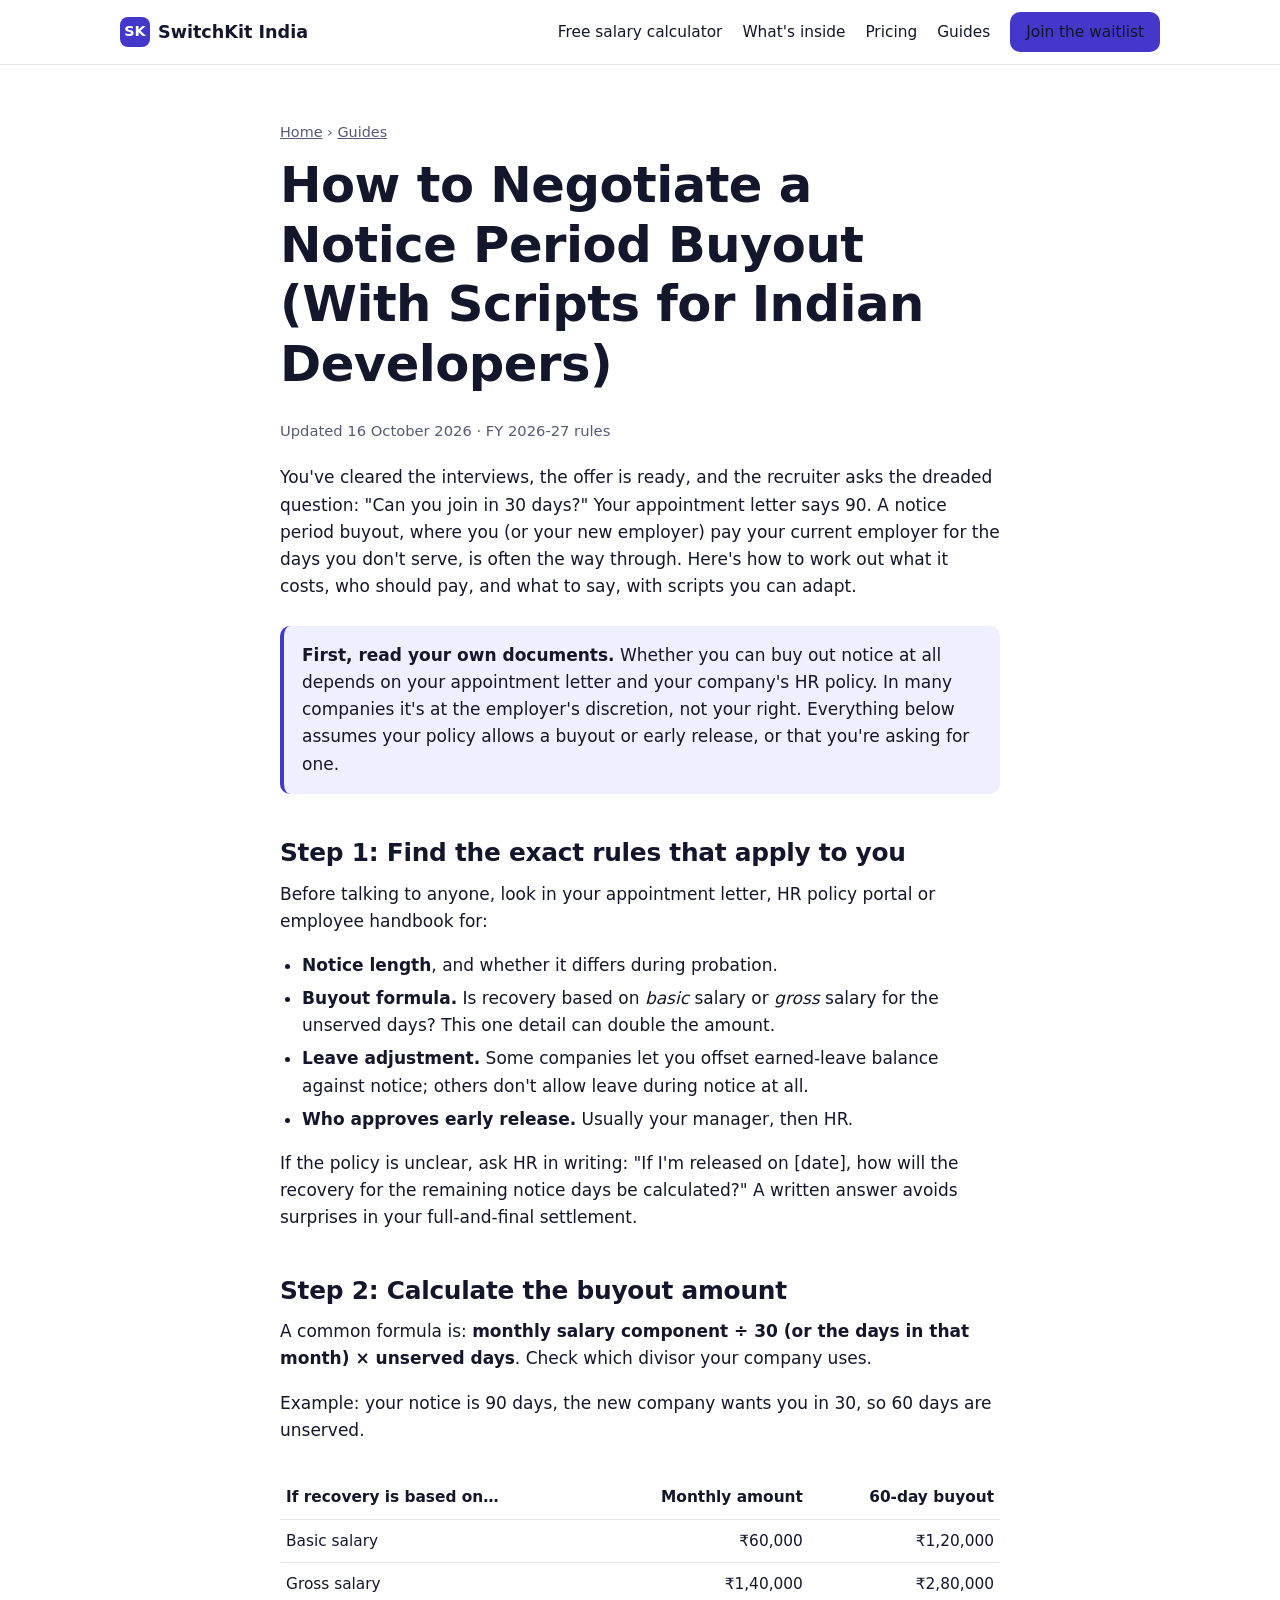
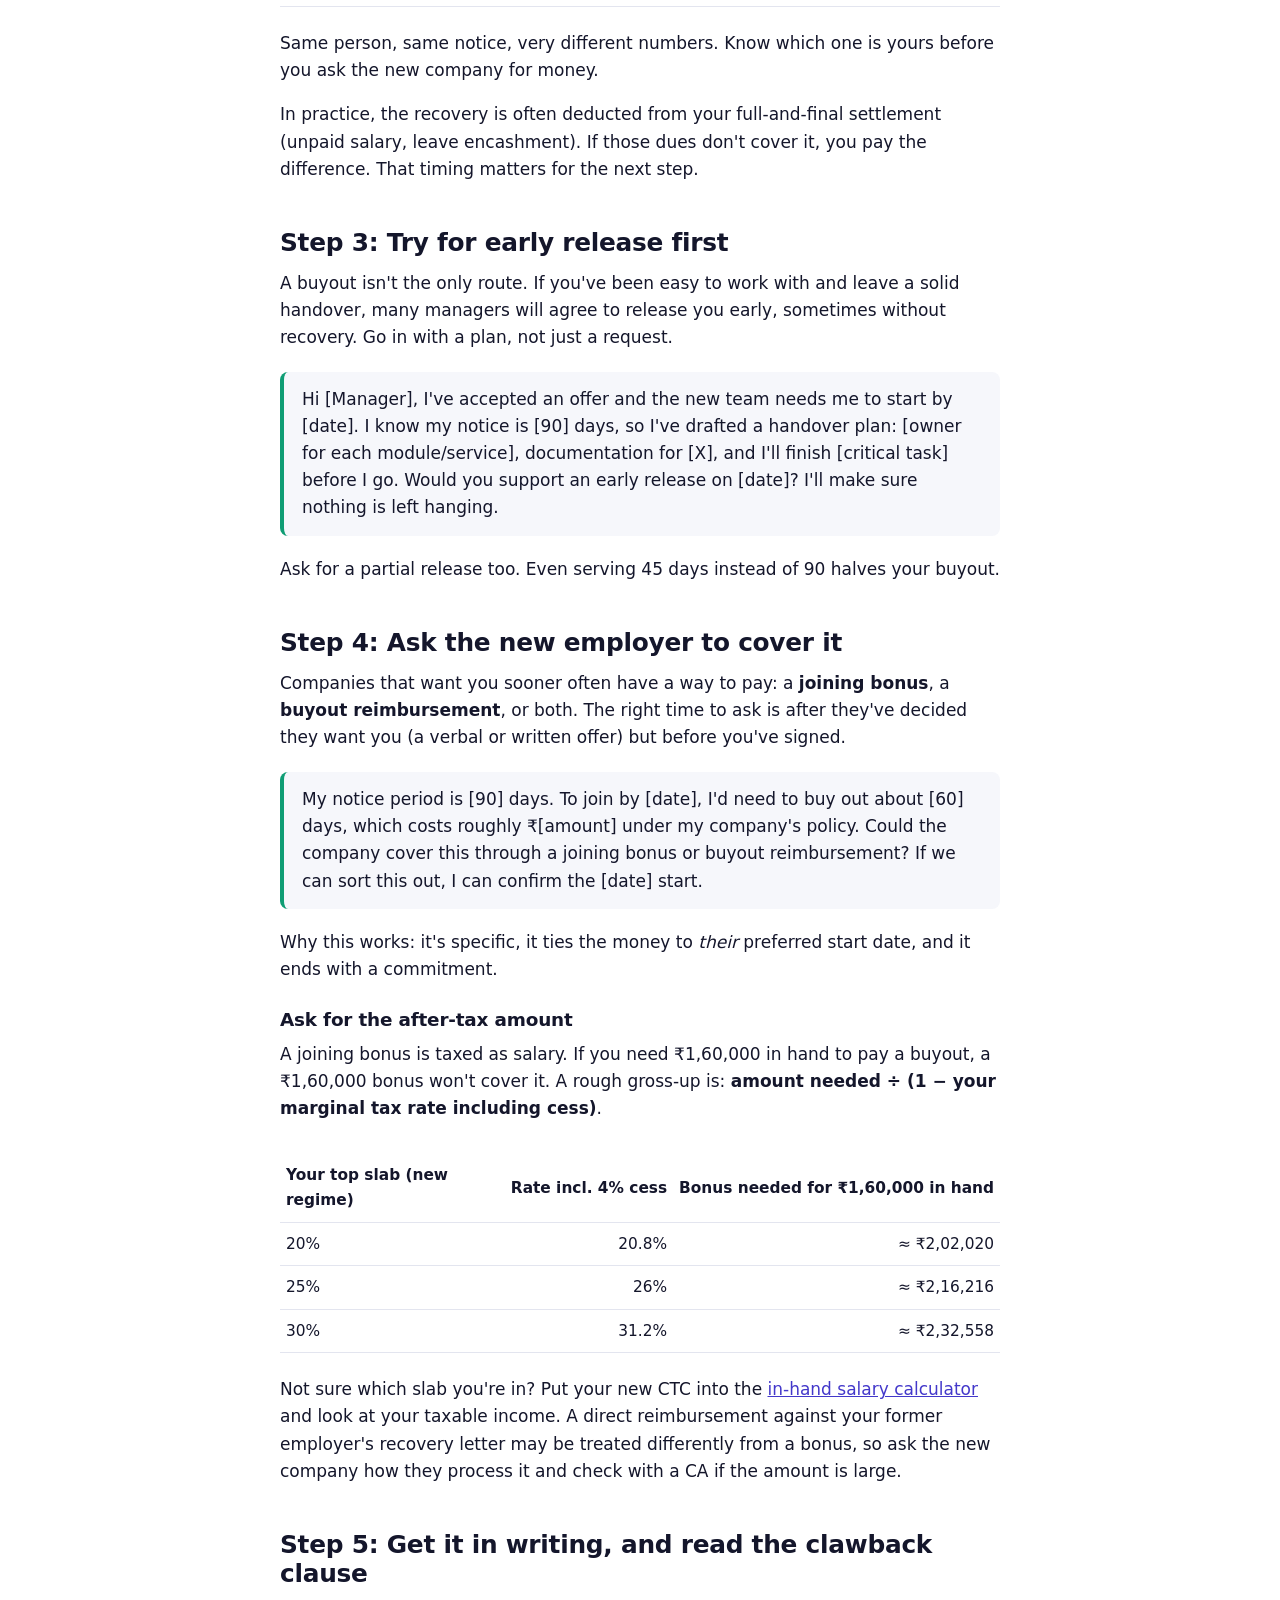
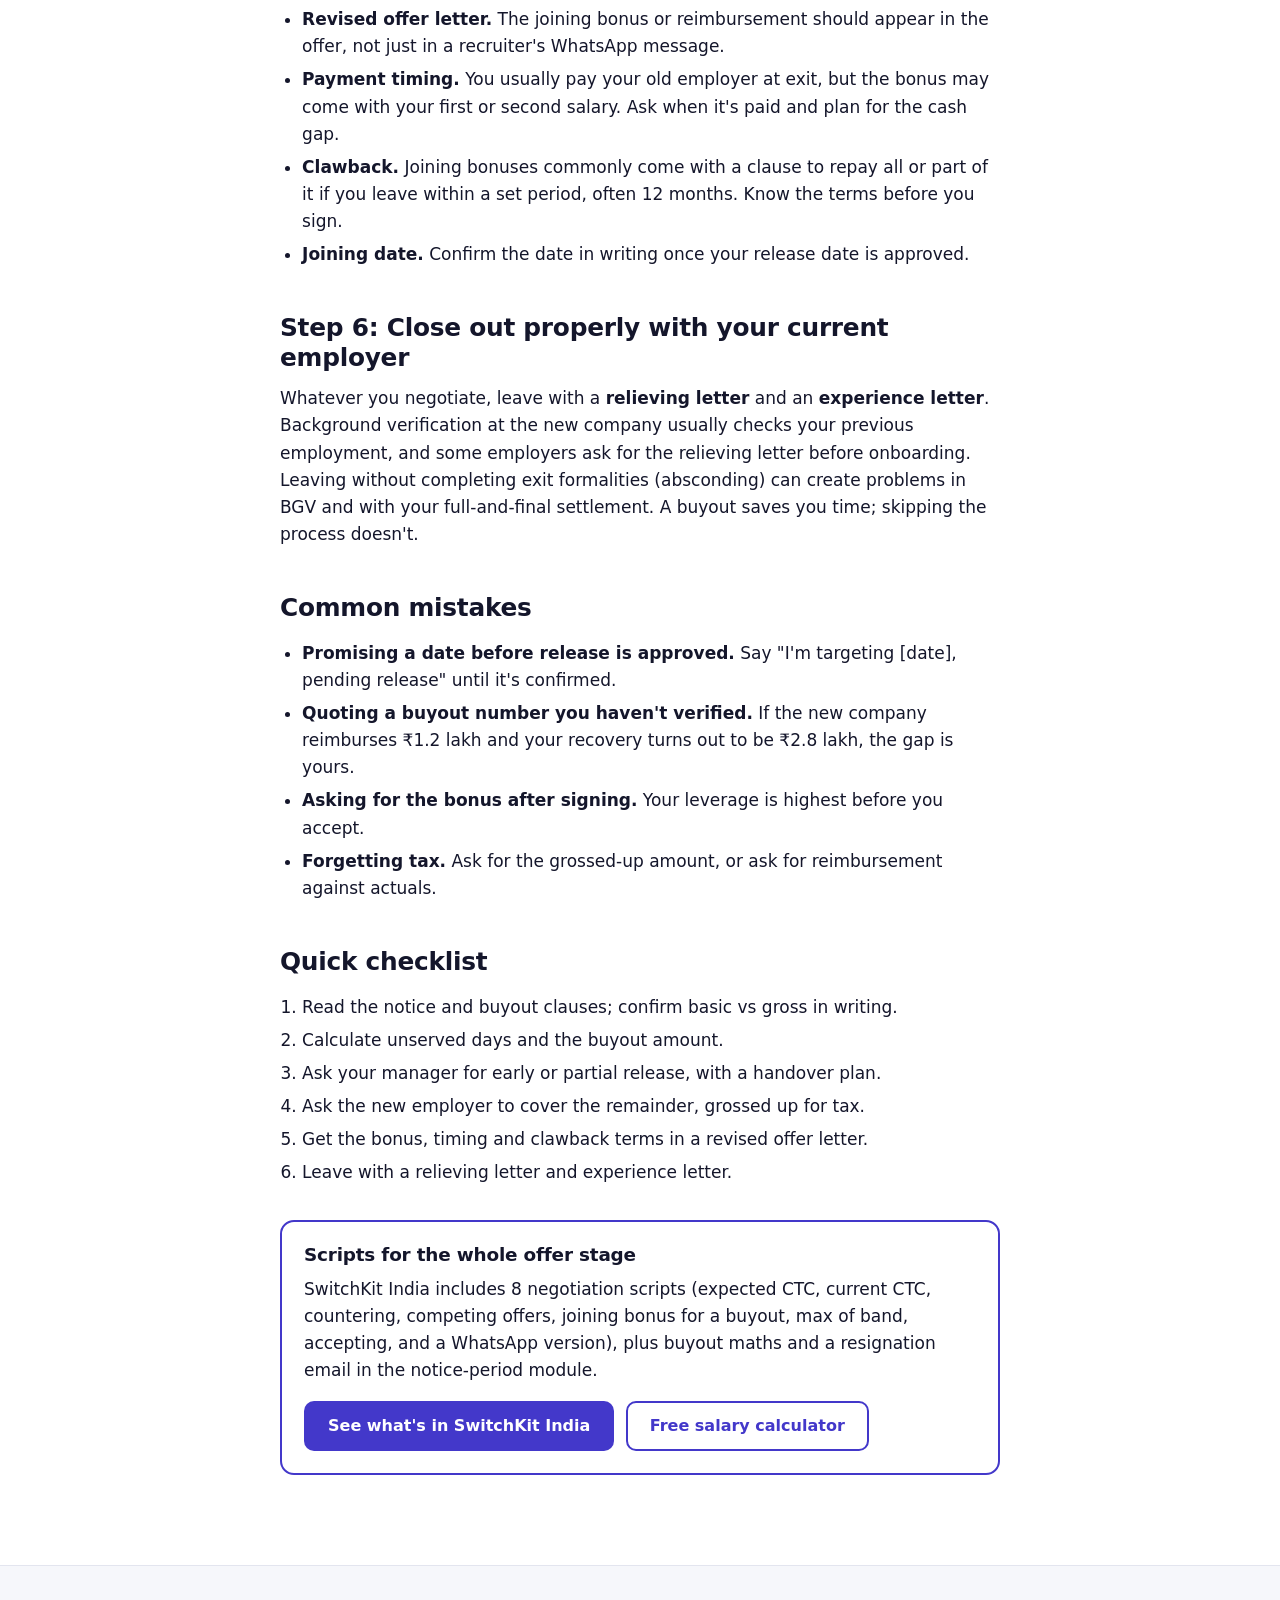
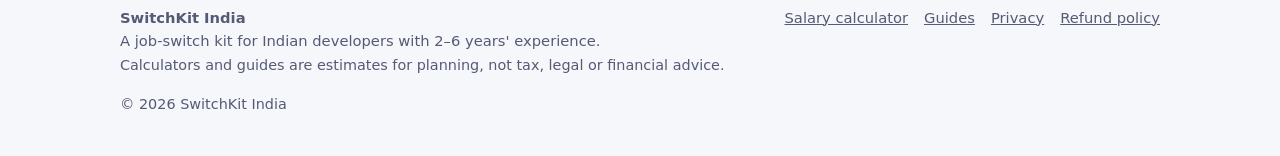
<file: blog/notice-period-buyout-negotiation.html>
<!doctype html>
<html lang="en-IN">
<head>
<meta charset="utf-8">
<meta name="viewport" content="width=device-width, initial-scale=1">
<title>How to Negotiate a Notice Period Buyout in India: Maths + Scripts</title>
<meta name="description" content="Negotiate a notice period buyout in India: basic vs gross maths, early release, and getting the new employer to cover it with a grossed-up joining bonus. Scripts.">
<!-- SEO: site URL is https://akksj.github.io (canonical, og:url, og:image, sitemap.xml, robots.txt) -->
<link rel="canonical" href="https://akksj.github.io/blog/notice-period-buyout-negotiation.html">
<meta property="og:site_name" content="SwitchKit India">
<meta property="og:locale" content="en_IN">
<meta property="og:type" content="article">
<meta property="og:title" content="How to Negotiate a Notice Period Buyout in India: Maths + Scripts">
<meta property="og:description" content="Negotiate a notice period buyout in India: basic vs gross maths, early release, and getting the new employer to cover it with a grossed-up joining bonus. Scripts.">
<meta property="og:url" content="https://akksj.github.io/blog/notice-period-buyout-negotiation.html">
<meta property="og:image" content="https://akksj.github.io/assets/img/favicon.svg">
<meta property="og:image:width" content="1200">
<meta property="og:image:height" content="630">
<meta name="twitter:card" content="summary_large_image">
<meta name="twitter:title" content="How to Negotiate a Notice Period Buyout in India: Maths + Scripts">
<meta name="twitter:description" content="Negotiate a notice period buyout in India: basic vs gross maths, early release, and getting the new employer to cover it with a grossed-up joining bonus. Scripts.">
<meta name="twitter:image" content="https://akksj.github.io/assets/img/favicon.svg">
<meta name="theme-color" content="#4338ca">
<link rel="icon" href="../assets/img/favicon.svg" type="image/svg+xml">
<link rel="stylesheet" href="../assets/css/style.css">
<script type="application/ld+json">{"@context": "https://schema.org", "@type": "Article", "headline": "How to Negotiate a Notice Period Buyout (With Scripts for Indian Developers)", "description": "Negotiate a notice period buyout in India: basic vs gross maths, early release, and getting the new employer to cover it with a grossed-up joining bonus. Scripts.", "datePublished": "2026-10-16", "dateModified": "2026-10-16", "author": {"@type": "Organization", "name": "SwitchKit India"}, "publisher": {"@type": "Organization", "name": "SwitchKit India"}, "image": "https://akksj.github.io/assets/img/favicon.svg", "mainEntityOfPage": "https://akksj.github.io/blog/notice-period-buyout-negotiation.html"}</script>
</head>
<body>
<a class="skip" href="#main">Skip to content</a>
<header class="site-header">
  <nav class="container nav" aria-label="Main">
    <a class="logo" href="../index.html"><span class="logo-mark">SK</span> SwitchKit India</a>
    <button class="nav-toggle" aria-expanded="false" aria-controls="nav-links" aria-label="Menu">☰</button>
    <ul class="nav-links" id="nav-links">
      <li><a href="../calculator.html">Free salary calculator</a></li>
      <li><a href="../index.html#inside">What's inside</a></li>
      <li><a href="../index.html#pricing">Pricing</a></li>
      <li><a href="../blog/index.html">Guides</a></li>
      <li><a class="btn btn-primary btn-sm" href="../index.html#waitlist">Join the waitlist</a></li>
    </ul>
  </nav>
</header>
<main id="main">
<article class="article"><div class="container narrow">
<p class="breadcrumb"><a href="../index.html">Home</a> › <a href="index.html">Guides</a></p>
<h1>How to Negotiate a Notice Period Buyout (With Scripts for Indian Developers)</h1>
<p class="meta">Updated 16 October 2026 · FY 2026-27 rules</p>

<p>You've cleared the interviews, the offer is ready, and the recruiter asks the dreaded question: "Can you join in 30 days?" Your appointment letter says 90. A notice period buyout, where you (or your new employer) pay your current employer for the days you don't serve, is often the way through. Here's how to work out what it costs, who should pay, and what to say, with scripts you can adapt.</p>

<div class="callout"><p><strong>First, read your own documents.</strong> Whether you can buy out notice at all depends on your appointment letter and your company's HR policy. In many companies it's at the employer's discretion, not your right. Everything below assumes your policy allows a buyout or early release, or that you're asking for one.</p></div>

<h2>Step 1: Find the exact rules that apply to you</h2>
<p>Before talking to anyone, look in your appointment letter, HR policy portal or employee handbook for:</p>
<ul>
  <li><strong>Notice length</strong>, and whether it differs during probation.</li>
  <li><strong>Buyout formula.</strong> Is recovery based on <em>basic</em> salary or <em>gross</em> salary for the unserved days? This one detail can double the amount.</li>
  <li><strong>Leave adjustment.</strong> Some companies let you offset earned-leave balance against notice; others don't allow leave during notice at all.</li>
  <li><strong>Who approves early release.</strong> Usually your manager, then HR.</li>
</ul>
<p>If the policy is unclear, ask HR in writing: "If I'm released on [date], how will the recovery for the remaining notice days be calculated?" A written answer avoids surprises in your full-and-final settlement.</p>

<h2>Step 2: Calculate the buyout amount</h2>
<p>A common formula is: <strong>monthly salary component ÷ 30 (or the days in that month) × unserved days</strong>. Check which divisor your company uses.</p>
<p>Example: your notice is 90 days, the new company wants you in 30, so 60 days are unserved.</p>
<div class="table-wrap"><table>
<thead><tr><th>If recovery is based on…</th><th class="num">Monthly amount</th><th class="num">60-day buyout</th></tr></thead>
<tbody>
<tr><td>Basic salary</td><td class="num">₹60,000</td><td class="num">₹1,20,000</td></tr>
<tr><td>Gross salary</td><td class="num">₹1,40,000</td><td class="num">₹2,80,000</td></tr>
</tbody></table></div>
<p>Same person, same notice, very different numbers. Know which one is yours before you ask the new company for money.</p>
<p>In practice, the recovery is often deducted from your full-and-final settlement (unpaid salary, leave encashment). If those dues don't cover it, you pay the difference. That timing matters for the next step.</p>

<h2>Step 3: Try for early release first</h2>
<p>A buyout isn't the only route. If you've been easy to work with and leave a solid handover, many managers will agree to release you early, sometimes without recovery. Go in with a plan, not just a request.</p>
<blockquote><p>Hi [Manager], I've accepted an offer and the new team needs me to start by [date]. I know my notice is [90] days, so I've drafted a handover plan: [owner for each module/service], documentation for [X], and I'll finish [critical task] before I go. Would you support an early release on [date]? I'll make sure nothing is left hanging.</p></blockquote>
<p>Ask for a partial release too. Even serving 45 days instead of 90 halves your buyout.</p>

<h2>Step 4: Ask the new employer to cover it</h2>
<p>Companies that want you sooner often have a way to pay: a <strong>joining bonus</strong>, a <strong>buyout reimbursement</strong>, or both. The right time to ask is after they've decided they want you (a verbal or written offer) but before you've signed.</p>
<blockquote><p>My notice period is [90] days. To join by [date], I'd need to buy out about [60] days, which costs roughly ₹[amount] under my company's policy. Could the company cover this through a joining bonus or buyout reimbursement? If we can sort this out, I can confirm the [date] start.</p></blockquote>
<p>Why this works: it's specific, it ties the money to <em>their</em> preferred start date, and it ends with a commitment.</p>

<h3>Ask for the after-tax amount</h3>
<p>A joining bonus is taxed as salary. If you need ₹1,60,000 in hand to pay a buyout, a ₹1,60,000 bonus won't cover it. A rough gross-up is: <strong>amount needed ÷ (1 − your marginal tax rate including cess)</strong>.</p>
<div class="table-wrap"><table>
<thead><tr><th>Your top slab (new regime)</th><th class="num">Rate incl. 4% cess</th><th class="num">Bonus needed for ₹1,60,000 in hand</th></tr></thead>
<tbody>
<tr><td>20%</td><td class="num">20.8%</td><td class="num">≈ ₹2,02,020</td></tr>
<tr><td>25%</td><td class="num">26%</td><td class="num">≈ ₹2,16,216</td></tr>
<tr><td>30%</td><td class="num">31.2%</td><td class="num">≈ ₹2,32,558</td></tr>
</tbody></table></div>
<p>Not sure which slab you're in? Put your new CTC into the <a href="../calculator.html">in-hand salary calculator</a> and look at your taxable income. A direct reimbursement against your former employer's recovery letter may be treated differently from a bonus, so ask the new company how they process it and check with a CA if the amount is large.</p>

<h2>Step 5: Get it in writing, and read the clawback clause</h2>
<ul>
  <li><strong>Revised offer letter.</strong> The joining bonus or reimbursement should appear in the offer, not just in a recruiter's WhatsApp message.</li>
  <li><strong>Payment timing.</strong> You usually pay your old employer at exit, but the bonus may come with your first or second salary. Ask when it's paid and plan for the cash gap.</li>
  <li><strong>Clawback.</strong> Joining bonuses commonly come with a clause to repay all or part of it if you leave within a set period, often 12 months. Know the terms before you sign.</li>
  <li><strong>Joining date.</strong> Confirm the date in writing once your release date is approved.</li>
</ul>

<h2>Step 6: Close out properly with your current employer</h2>
<p>Whatever you negotiate, leave with a <strong>relieving letter</strong> and an <strong>experience letter</strong>. Background verification at the new company usually checks your previous employment, and some employers ask for the relieving letter before onboarding. Leaving without completing exit formalities (absconding) can create problems in BGV and with your full-and-final settlement. A buyout saves you time; skipping the process doesn't.</p>

<h2>Common mistakes</h2>
<ul>
  <li><strong>Promising a date before release is approved.</strong> Say "I'm targeting [date], pending release" until it's confirmed.</li>
  <li><strong>Quoting a buyout number you haven't verified.</strong> If the new company reimburses ₹1.2 lakh and your recovery turns out to be ₹2.8 lakh, the gap is yours.</li>
  <li><strong>Asking for the bonus after signing.</strong> Your leverage is highest before you accept.</li>
  <li><strong>Forgetting tax.</strong> Ask for the grossed-up amount, or ask for reimbursement against actuals.</li>
</ul>

<h2>Quick checklist</h2>
<ol>
  <li>Read the notice and buyout clauses; confirm basic vs gross in writing.</li>
  <li>Calculate unserved days and the buyout amount.</li>
  <li>Ask your manager for early or partial release, with a handover plan.</li>
  <li>Ask the new employer to cover the remainder, grossed up for tax.</li>
  <li>Get the bonus, timing and clawback terms in a revised offer letter.</li>
  <li>Leave with a relieving letter and experience letter.</li>
</ol>
<div class="kit-box">
  <h3>Scripts for the whole offer stage</h3>
  <p>SwitchKit India includes 8 negotiation scripts (expected CTC, current CTC, countering, competing offers, joining bonus for a buyout, max of band, accepting, and a WhatsApp version), plus buyout maths and a resignation email in the notice-period module.</p>
  <a class="btn btn-primary" href="../index.html#inside">See what's in SwitchKit India</a>
  <a class="btn btn-ghost" href="../calculator.html" style="margin-left:6px">Free salary calculator</a>
</div>
</div></article>
</main>
<footer class="site-footer">
  <div class="container footer-grid">
    <div>
      <strong>SwitchKit India</strong><br>
      A job-switch kit for Indian developers with 2–6 years' experience.<br>
      <span class="small">Calculators and guides are estimates for planning, not tax, legal or financial advice.</span>
    </div>
    <ul class="footer-links">
      <li><a href="../calculator.html">Salary calculator</a></li>
      <li><a href="../blog/index.html">Guides</a></li>
      <li><a href="../privacy.html">Privacy</a></li>
      <li><a href="../refund.html">Refund policy</a></li>
      <!-- [CONTACT_EMAIL]: Contact link hidden until a real address is set: <li><a href="mailto:EMAIL">Contact</a></li> -->
    </ul>
  </div>
  <div class="container small" style="margin-top:16px">© <span id="year">2026</span> SwitchKit India</div>
</footer>
<script src="../assets/js/main.js" defer></script>
</body>
</html>
</file>
<file: assets/css/style.css>
/* SwitchKit India — single stylesheet, no build step */
:root{
  --bg:#ffffff; --bg-alt:#f6f7fb; --ink:#14162b; --muted:#555a75; --line:#e3e5ef;
  --brand:#4338ca; --brand-ink:#ffffff; --brand-soft:#eef0ff; --accent:#0f9d74; --accent-soft:#e7f7f1;
  --warn-soft:#fff7e6; --warn:#9a5b00;
  --radius:14px; --shadow:0 1px 2px rgba(20,22,43,.06),0 8px 24px rgba(20,22,43,.06);
  --max:1080px;
  font-family:system-ui,-apple-system,"Segoe UI",Roboto,"Noto Sans","Helvetica Neue",Arial,sans-serif;
}
*{box-sizing:border-box}
html{-webkit-text-size-adjust:100%;scroll-behavior:smooth}
body{margin:0;background:var(--bg);color:var(--ink);line-height:1.6;font-size:17px}
img{max-width:100%;height:auto}
a{color:var(--brand)}
a:hover{text-decoration-thickness:2px}
h1,h2,h3{line-height:1.2;letter-spacing:-.01em;margin:0 0 .5em}
h1{font-size:clamp(2rem,5vw,3.1rem)}
h2{font-size:clamp(1.5rem,3.4vw,2.1rem)}
h3{font-size:1.15rem}
p{margin:0 0 1em}
.container{max-width:var(--max);margin:0 auto;padding:0 20px}
.narrow{max-width:760px}
.skip{position:absolute;left:-999px}
.skip:focus{left:12px;top:12px;background:#fff;padding:8px 12px;z-index:10}

/* header */
.site-header{position:sticky;top:0;z-index:5;background:rgba(255,255,255,.92);backdrop-filter:saturate(1.4) blur(8px);border-bottom:1px solid var(--line)}
.nav{display:flex;align-items:center;justify-content:space-between;gap:16px;min-height:64px}
.logo{font-weight:800;font-size:1.1rem;color:var(--ink);text-decoration:none;display:flex;align-items:center;gap:8px}
.logo-mark{display:inline-grid;place-items:center;width:30px;height:30px;border-radius:8px;background:var(--brand);color:#fff;font-size:.9rem}
.nav-links{display:flex;gap:20px;align-items:center;list-style:none;margin:0;padding:0}
.nav-links a{color:var(--ink);text-decoration:none;font-weight:500;font-size:.96rem}
.nav-links a:hover{color:var(--brand)}
.nav-toggle{display:none;background:none;border:1px solid var(--line);border-radius:8px;padding:6px 10px;font-size:1rem;cursor:pointer}
@media (max-width:760px){
  .nav-toggle{display:block}
  .nav-links{display:none;position:absolute;left:0;right:0;top:64px;background:#fff;flex-direction:column;align-items:flex-start;padding:12px 20px 20px;border-bottom:1px solid var(--line)}
  .nav-links.open{display:flex}
}

/* buttons */
.btn{display:inline-block;padding:13px 22px;border-radius:10px;font-weight:700;text-decoration:none;border:2px solid transparent;cursor:pointer;font-size:1rem;line-height:1.2;text-align:center}
.btn-primary{background:var(--brand);color:var(--brand-ink)}
.btn-primary:hover{background:#3730a3}
.btn-ghost{border-color:var(--brand);color:var(--brand);background:#fff}
.btn-ghost:hover{background:var(--brand-soft)}
.btn-accent{background:var(--accent);color:#fff}
.btn-accent:hover{background:#0b805e}
.btn-sm{padding:9px 14px;font-size:.92rem}
.btn-row{display:flex;flex-wrap:wrap;gap:12px;margin-top:20px}

/* sections */
section{padding:72px 0}
.alt{background:var(--bg-alt)}
.eyebrow{display:inline-block;font-size:.8rem;font-weight:700;letter-spacing:.08em;text-transform:uppercase;color:var(--brand);background:var(--brand-soft);padding:4px 10px;border-radius:999px;margin-bottom:14px}
.lead{font-size:1.18rem;color:var(--muted);max-width:680px}
.muted{color:var(--muted)}
.small{font-size:.9rem}
.center{text-align:center}
.center .lead{margin-left:auto;margin-right:auto}

.hero{padding:84px 0 64px;background:radial-gradient(1200px 400px at 80% -10%,#e9ebff 0,transparent 60%),radial-gradient(800px 300px at 0% 0%,#e8f8f2 0,transparent 60%)}
.hero-grid{display:grid;grid-template-columns:1.2fr .8fr;gap:40px;align-items:center}
.hero-card{background:#fff;border:1px solid var(--line);border-radius:var(--radius);box-shadow:var(--shadow);padding:22px}
.hero-card .row{display:flex;justify-content:space-between;padding:8px 0;border-bottom:1px dashed var(--line);font-size:.95rem}
.hero-card .row:last-child{border-bottom:0}
.hero-card .big{font-size:1.5rem;font-weight:800;color:var(--accent)}
@media (max-width:860px){.hero-grid{grid-template-columns:1fr}}

.grid{display:grid;gap:20px}
.grid-2{grid-template-columns:repeat(2,1fr)}
.grid-3{grid-template-columns:repeat(3,1fr)}
@media (max-width:860px){.grid-3{grid-template-columns:repeat(2,1fr)}}
@media (max-width:600px){.grid-2,.grid-3{grid-template-columns:1fr}}
.card{background:#fff;border:1px solid var(--line);border-radius:var(--radius);padding:22px;box-shadow:var(--shadow)}
.card h3{margin-top:0}
.card p:last-child,.card ul:last-child{margin-bottom:0}
.module-num{display:inline-grid;place-items:center;width:34px;height:34px;border-radius:9px;background:var(--brand-soft);color:var(--brand);font-weight:800;margin-bottom:10px}
.ticks{list-style:none;padding:0;margin:0 0 1em}
.ticks li{position:relative;padding-left:28px;margin:.45em 0}
.ticks li::before{content:"✓";position:absolute;left:0;top:0;color:var(--accent);font-weight:800}
.crosses li::before{content:"✕";color:#b42318}
.chips{display:flex;flex-wrap:wrap;gap:8px;list-style:none;padding:0;margin:12px 0 0}
.chips li{background:var(--bg-alt);border:1px solid var(--line);border-radius:999px;padding:4px 12px;font-size:.88rem}

/* pricing */
.price-card{max-width:520px;margin:0 auto;text-align:left;border:2px solid var(--brand)}
.price{font-size:3rem;font-weight:800;line-height:1}
.price s{font-size:1.4rem;color:var(--muted);font-weight:600;margin-left:8px}
.badge{display:inline-block;background:var(--accent-soft);color:var(--accent);font-weight:700;font-size:.85rem;border-radius:999px;padding:4px 10px}

/* faq */
details{background:#fff;border:1px solid var(--line);border-radius:12px;padding:16px 20px;margin-bottom:12px}
summary{cursor:pointer;font-weight:700;list-style:none;position:relative;padding-right:28px}
summary::-webkit-details-marker{display:none}
summary::after{content:"+";position:absolute;right:0;top:-2px;font-size:1.4rem;color:var(--brand)}
details[open] summary::after{content:"–"}
details p{margin:.8em 0 0}

/* waitlist */
.waitlist{background:linear-gradient(135deg,#312e81,#4338ca);color:#fff;border-radius:20px;padding:44px 28px}
.waitlist h2{color:#fff}
.waitlist p{color:#dfe1ff}
.waitlist .btn-primary{background:#fff;color:var(--brand)}
.waitlist .btn-primary:hover{background:#eef0ff}

/* notes */
.note{background:var(--warn-soft);border:1px solid #f3d9a4;color:#5c3b00;border-radius:12px;padding:14px 16px;font-size:.95rem}
.callout{background:var(--brand-soft);border-left:4px solid var(--brand);border-radius:10px;padding:16px 18px;margin:1.5em 0}
.callout p:last-child{margin-bottom:0}
.draft-banner{background:#fff1f0;border:2px dashed #d92d20;color:#7a271a;border-radius:12px;padding:14px 16px;font-weight:600}

/* calculator */
.calc-grid{display:grid;grid-template-columns:.9fr 1.1fr;gap:28px;align-items:start}
@media (max-width:900px){.calc-grid{grid-template-columns:1fr}}
.field{margin-bottom:16px}
.field label{display:block;font-weight:600;margin-bottom:6px}
.field .hint{display:block;font-size:.85rem;color:var(--muted);margin-top:4px}
.field input[type=number],.field input[type=text]{width:100%;padding:12px 14px;border:1px solid #cfd3e3;border-radius:10px;font-size:1.05rem;background:#fff}
.field input:focus{outline:3px solid #c7cbff;border-color:var(--brand)}
.check{display:flex;gap:10px;align-items:flex-start;margin-bottom:12px;font-size:.95rem}
.check input{margin-top:5px;width:18px;height:18px}
.result-hero{display:grid;grid-template-columns:repeat(2,1fr);gap:14px;margin-bottom:18px}
.stat{background:var(--accent-soft);border-radius:12px;padding:16px}
.stat.alt2{background:var(--brand-soft)}
.stat .label{font-size:.85rem;color:var(--muted);font-weight:600}
.stat .value{font-size:1.7rem;font-weight:800}
@media (max-width:480px){.result-hero{grid-template-columns:1fr}}
table{width:100%;border-collapse:collapse;font-size:.96rem}
th,td{text-align:left;padding:9px 6px;border-bottom:1px solid var(--line)}
td.num,th.num{text-align:right;font-variant-numeric:tabular-nums;white-space:nowrap}
tr.total td{font-weight:800;border-top:2px solid var(--ink)}
tr.sub td{color:var(--muted);font-size:.9rem}
.error{color:#b42318;font-weight:600;min-height:1.2em}
.table-wrap{overflow-x:auto}

/* article */
.article{padding:56px 0}
.article h2{margin-top:1.8em;font-size:1.55rem}
.article h3{margin-top:1.4em}
.article ul,.article ol{padding-left:1.3em}
.article li{margin:.35em 0}
.article blockquote{margin:1.2em 0;padding:14px 18px;background:var(--bg-alt);border-left:4px solid var(--accent);border-radius:8px}
.article blockquote p:last-child{margin:0}
.article table{margin:1em 0 1.5em}
.meta{color:var(--muted);font-size:.92rem;margin-bottom:1.5em}
.breadcrumb{font-size:.9rem;color:var(--muted);margin-bottom:12px}
.breadcrumb a{color:var(--muted)}
.kit-box{background:#fff;border:2px solid var(--brand);border-radius:var(--radius);padding:22px;margin:2em 0}
.kit-box h3{margin-top:0}

/* footer */
.site-footer{border-top:1px solid var(--line);padding:40px 0;background:var(--bg-alt);font-size:.92rem;color:var(--muted)}
.footer-grid{display:flex;flex-wrap:wrap;justify-content:space-between;gap:20px}
.footer-links{display:flex;flex-wrap:wrap;gap:16px;list-style:none;margin:0;padding:0}
.footer-links a{color:var(--muted)}
</file>
